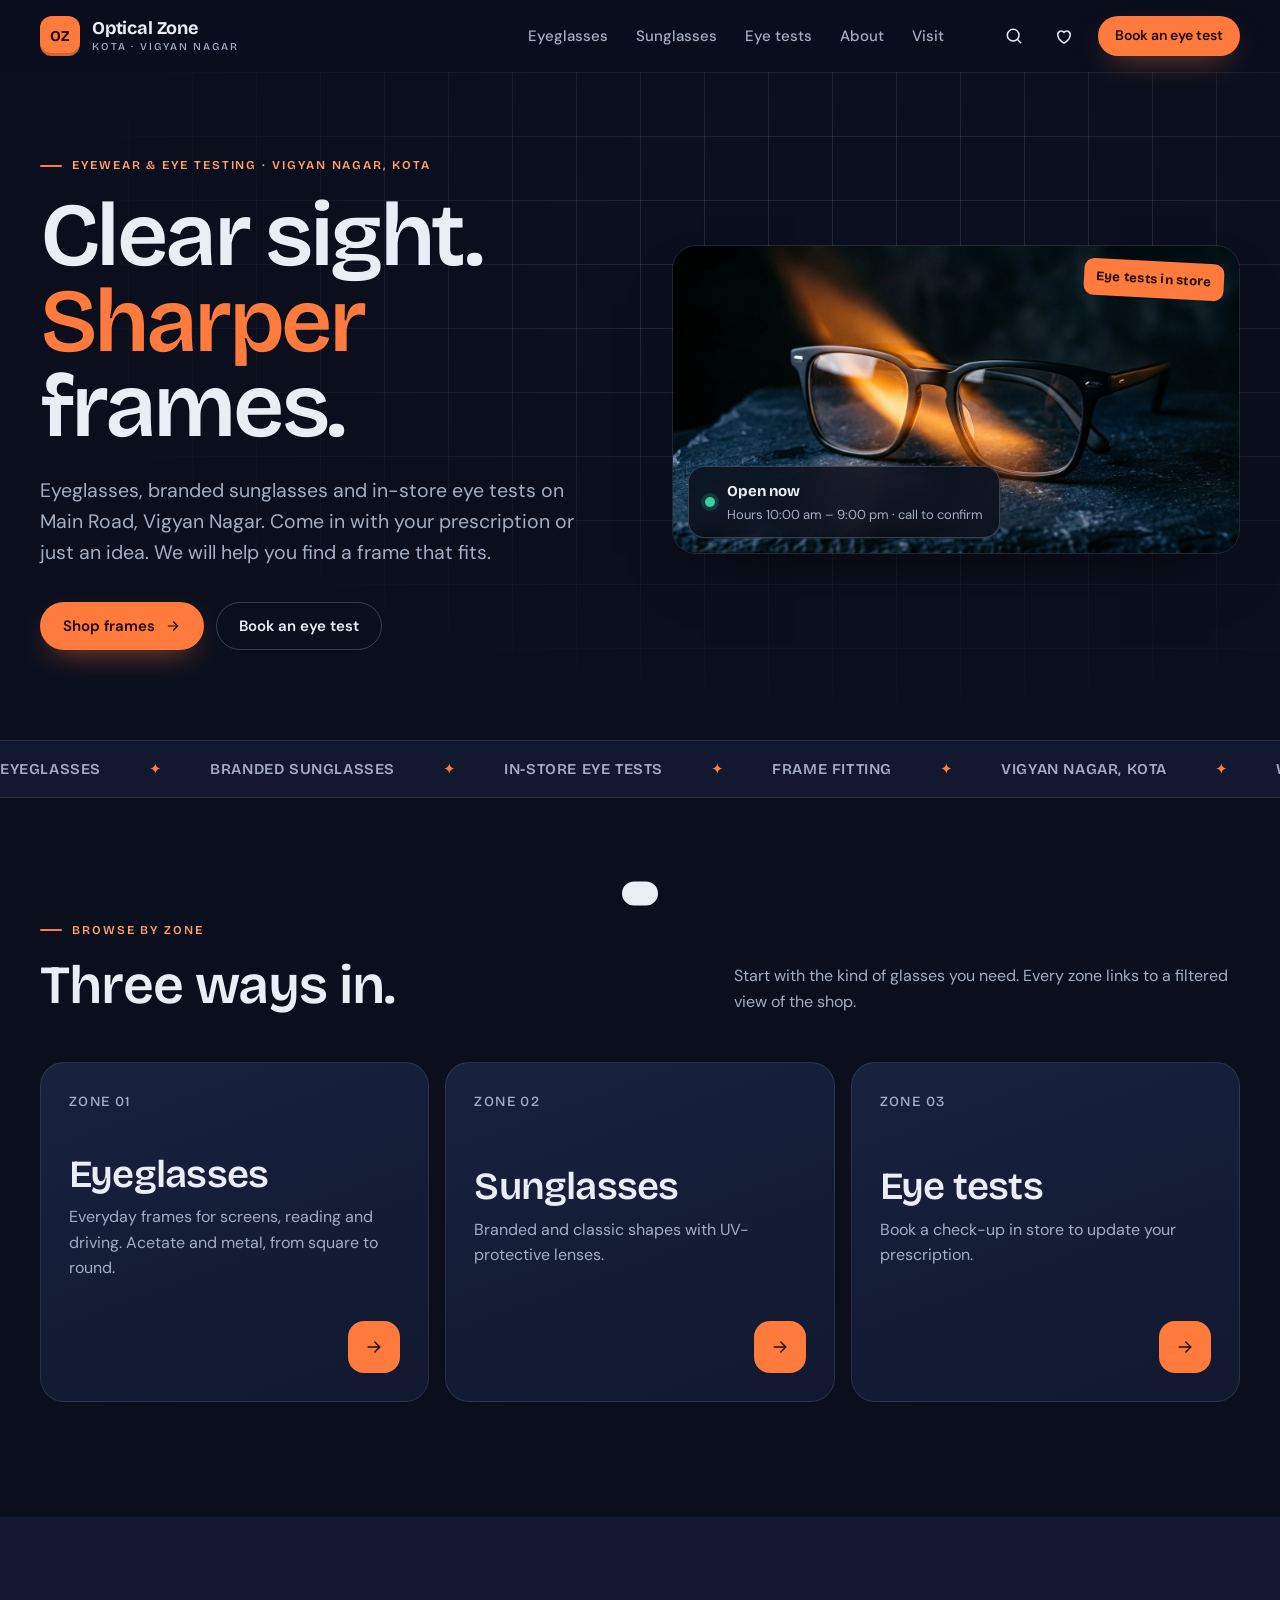
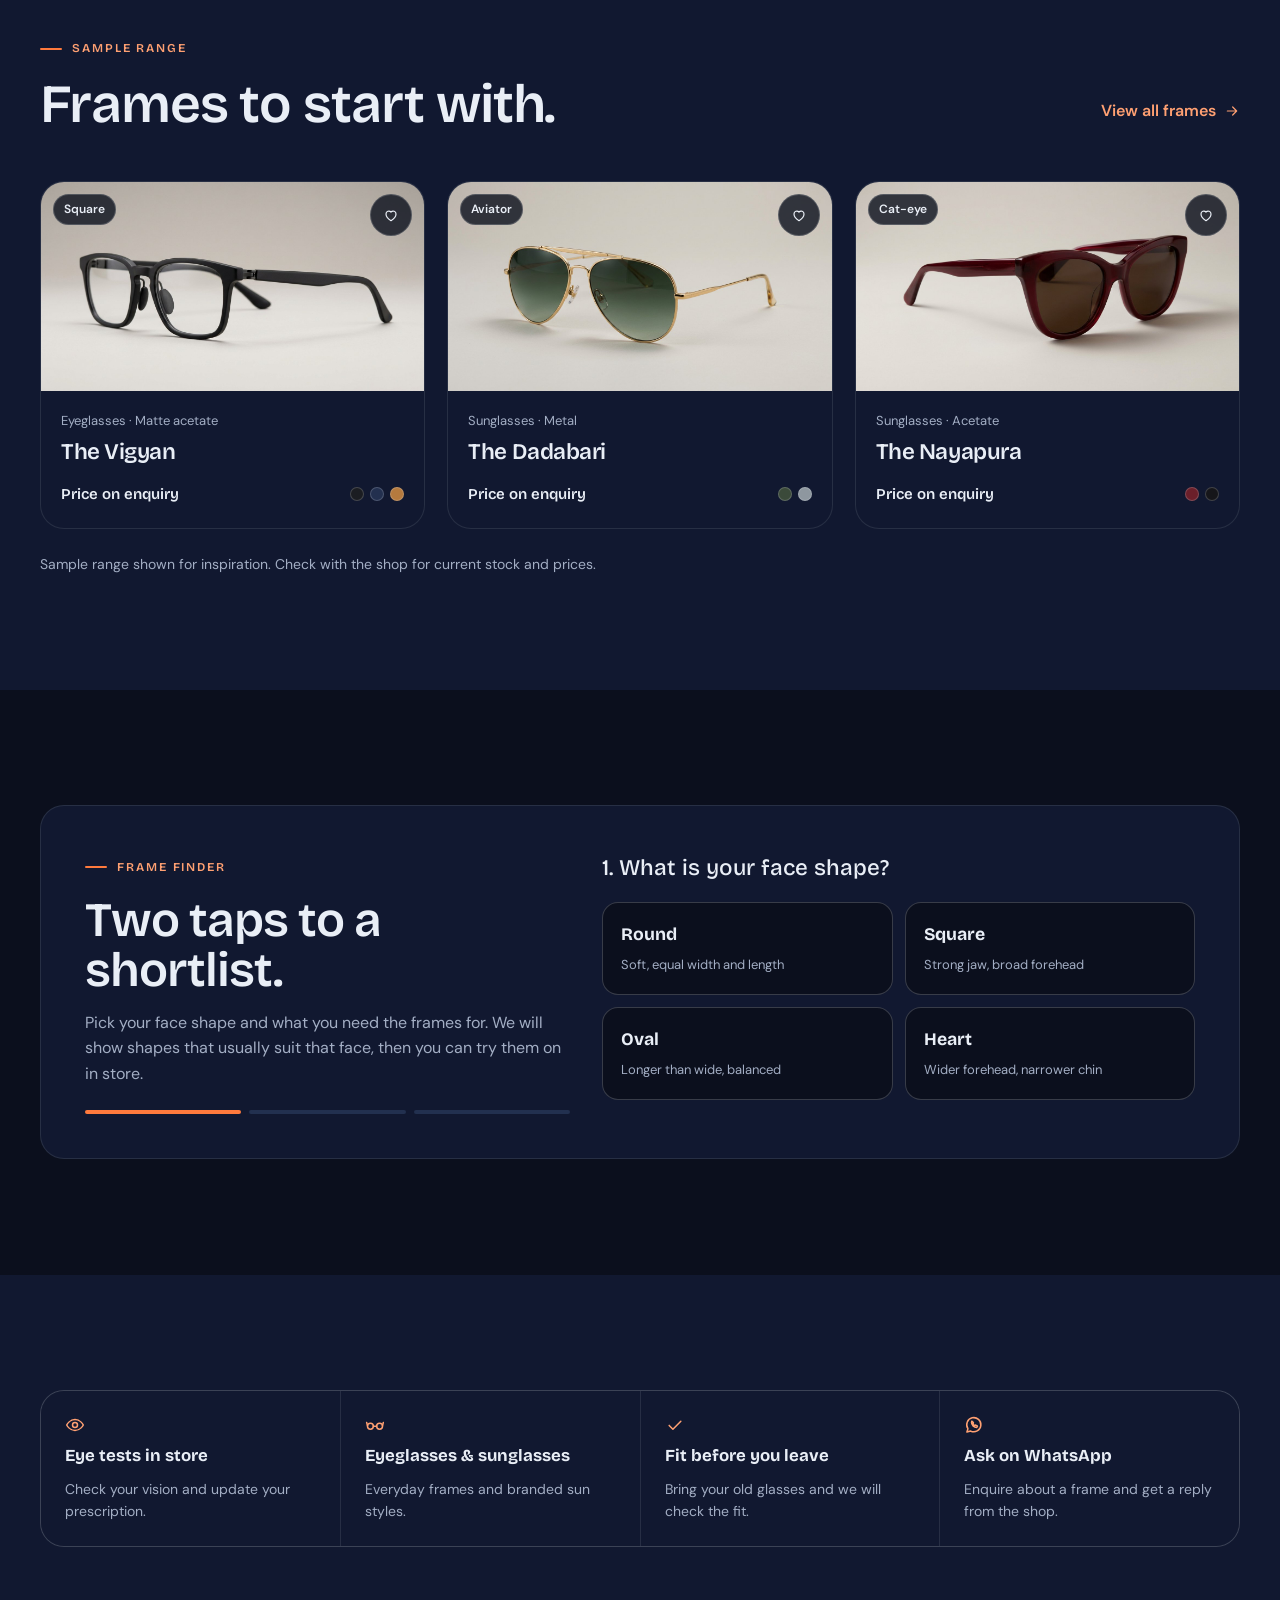
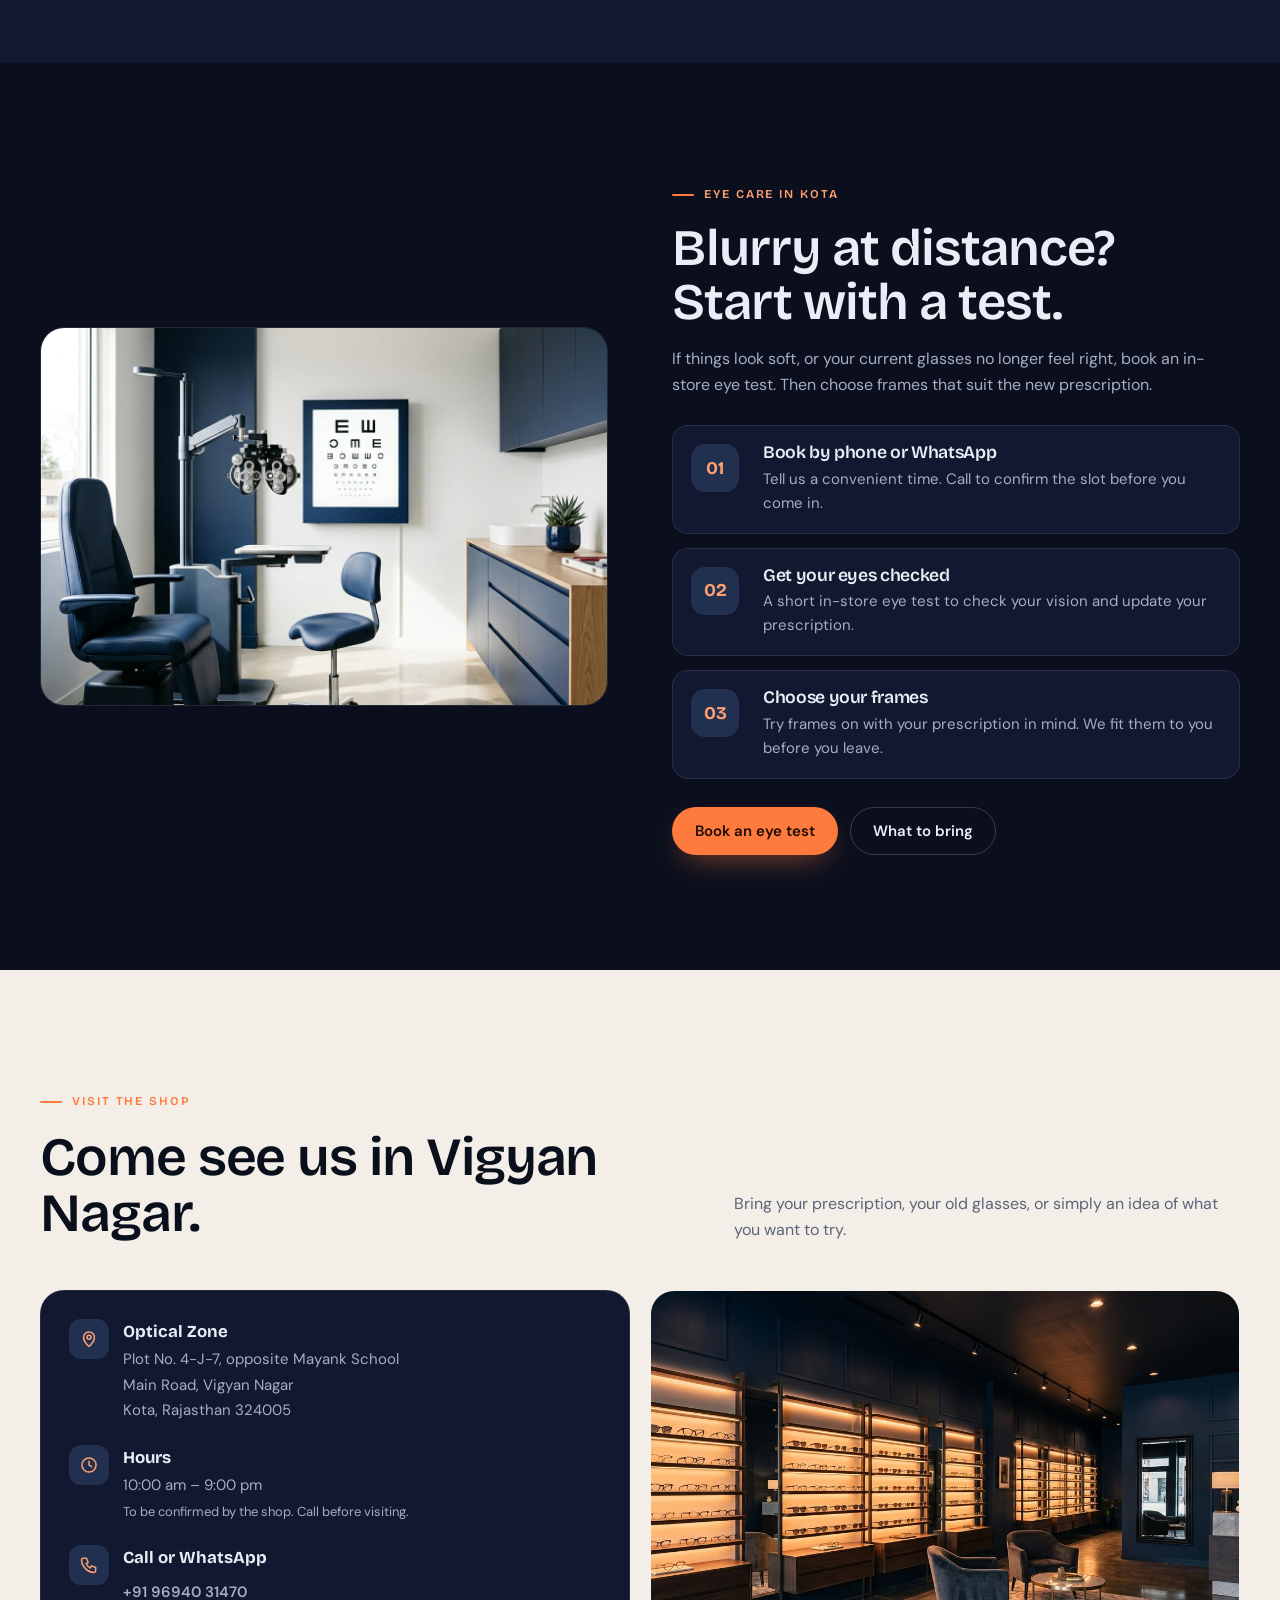
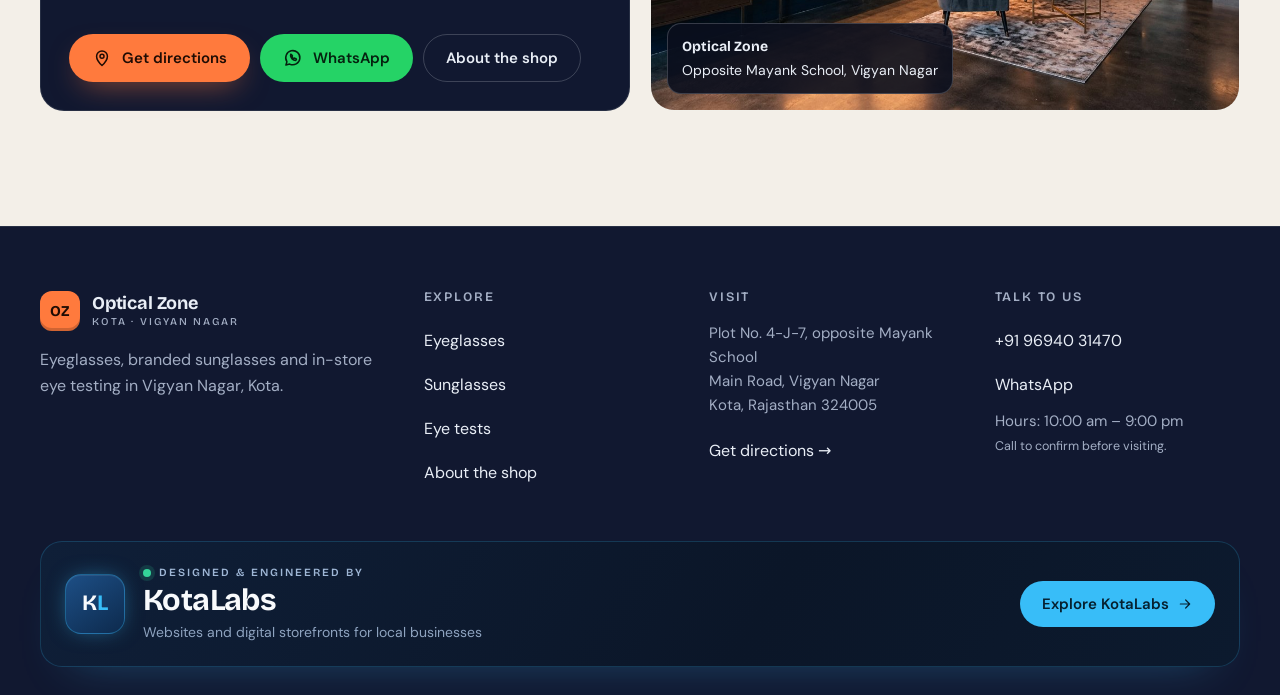
<file: index.html>
<!doctype html>
<html lang="en-IN">
<head>
<meta charset="utf-8">
<meta name="viewport" content="width=device-width, initial-scale=1">
<title>Optical Zone Kota | Eyeglasses, Sunglasses & Eye Tests in Vigyan Nagar</title>
<meta name="description" content="Eyeglasses, branded sunglasses and in-store eye tests at Optical Zone, Plot 4-J-7, Vigyan Nagar, Kota. Call or WhatsApp to book.">
<meta name="theme-color" content="#0a0f1c">
<meta property="og:title" content="Optical Zone Kota | Eyeglasses, Sunglasses & Eye Tests in Vigyan Nagar">
<meta property="og:description" content="Eyeglasses, branded sunglasses and in-store eye tests at Optical Zone, Plot 4-J-7, Vigyan Nagar, Kota. Call or WhatsApp to book.">
<meta property="og:type" content="website">
<link rel="icon" href="data:image/svg+xml,%3Csvg xmlns='http://www.w3.org/2000/svg' viewBox='0 0 32 32'%3E%3Crect width='32' height='32' rx='8' fill='%23ff6b2c'/%3E%3Ctext x='16' y='21' font-family='Arial' font-weight='700' font-size='13' text-anchor='middle' fill='%231a0b03'%3EOZ%3C/text%3E%3C/svg%3E">
<link rel="preload" href="assets/fonts/bricolage-grotesque-latin-600-normal.woff2" as="font" type="font/woff2" crossorigin>
<link rel="stylesheet" href="css/styles.css">
<script src="js/data.js" defer></script>
<script src="js/app.js" defer></script>
</head>
<body class="has-mobile-bar" data-page="index">
<a class="skip-link" href="#main">Skip to content</a>
<header class="site-header">
  <div class="container site-header__inner">
    <a class="brand" href="index.html" aria-label="Optical Zone Kota, home">
        <span class="brand__mark" aria-hidden="true">OZ</span>
        <span class="brand__text"><span class="brand__name">Optical Zone</span><span class="brand__sub">Kota<span class="brand__area"> · Vigyan Nagar</span></span></span>
      </a>
    <nav class="nav" aria-label="Main">
      <a class="nav__link" href="shop.html?category=eyeglasses">Eyeglasses</a>
      <a class="nav__link" href="shop.html?category=sunglasses">Sunglasses</a>
      <a class="nav__link" href="eye-tests.html">Eye tests</a>
      <a class="nav__link" href="about.html">About</a>
      <a class="nav__link" href="contact.html">Visit</a>
    </nav>
    <div class="header-actions">
      <button class="icon-btn" type="button" data-open-search aria-label="Search frames"><svg class="icon" aria-hidden="true" focusable="false"><use href="assets/icons.svg#i-search"/></svg></button>
      <button class="icon-btn" type="button" data-open-saved aria-label="Saved frames"><svg class="icon" aria-hidden="true" focusable="false"><use href="assets/icons.svg#i-heart"/></svg><span class="count-dot" data-saved-count>0</span></button>
      <a class="btn btn-primary btn-sm" href="eye-tests.html">Book an eye test</a>
      <button class="icon-btn menu-toggle" type="button" data-open-menu aria-expanded="false" aria-controls="mobileMenu" aria-label="Open menu"><svg class="icon" aria-hidden="true" focusable="false"><use href="assets/icons.svg#i-menu"/></svg></button>
    </div>
  </div>
</header>

<div class="mobile-menu" id="mobileMenu" role="dialog" aria-modal="true" aria-label="Site menu">
  <div class="mobile-menu__top">
    <a class="brand" href="index.html" aria-label="Optical Zone Kota, home">
        <span class="brand__mark" aria-hidden="true">OZ</span>
        <span class="brand__text"><span class="brand__name">Optical Zone</span><span class="brand__sub">Kota<span class="brand__area"> · Vigyan Nagar</span></span></span>
      </a>
    <button class="icon-btn" type="button" data-close aria-label="Close menu"><svg class="icon" aria-hidden="true" focusable="false"><use href="assets/icons.svg#i-close"/></svg></button>
  </div>
  <a class="mm-link" href="shop.html?category=eyeglasses">Eyeglasses</a>
  <a class="mm-link" href="shop.html?category=sunglasses">Sunglasses</a>
  <a class="mm-link" href="eye-tests.html">Eye tests</a>
  <a class="mm-link" href="about.html">About</a>
  <a class="mm-link" href="contact.html">Visit & contact</a>
  <div class="mm-foot">
    <a class="btn btn-primary" href="eye-tests.html">Book an eye test</a>
    <a class="btn btn-wa" data-biz="wa-generic" href="#" target="_blank" rel="noopener"><svg class="icon" aria-hidden="true" focusable="false"><use href="assets/icons.svg#i-whatsapp"/></svg> WhatsApp us</a>
    <a class="btn btn-ghost" data-biz="phone-href" href="#"><svg class="icon" aria-hidden="true" focusable="false"><use href="assets/icons.svg#i-phone"/></svg> Call the shop</a>
  </div>
</div>

<div class="search-panel" id="searchPanel" role="dialog" aria-modal="true" aria-label="Search">
  <div class="container">
    <div class="search-field">
      <svg class="icon" aria-hidden="true" focusable="false"><use href="assets/icons.svg#i-search"/></svg>
      <label class="sr-only" for="searchInput">Search frames and pages</label>
      <input id="searchInput" type="search" placeholder="Search frames, shapes, colours…" autocomplete="off">
      <button class="icon-btn" type="button" data-close aria-label="Close search"><svg class="icon" aria-hidden="true" focusable="false"><use href="assets/icons.svg#i-close"/></svg></button>
    </div>
    <div class="search-results" id="searchResults" aria-live="polite"></div>
  </div>
</div>

<aside class="drawer" id="savedDrawer" aria-label="Saved frames">
  <div class="drawer__head">
    <h2 style="font-size:1.3rem">Saved frames</h2>
    <button class="icon-btn" type="button" data-close aria-label="Close saved frames"><svg class="icon" aria-hidden="true" focusable="false"><use href="assets/icons.svg#i-close"/></svg></button>
  </div>
  <div class="drawer__body" id="savedList"></div>
  <div class="drawer__foot" id="savedFoot" hidden>
    <a class="btn btn-wa btn-block" id="savedEnquire" href="#" target="_blank" rel="noopener"><svg class="icon" aria-hidden="true" focusable="false"><use href="assets/icons.svg#i-whatsapp"/></svg> WhatsApp these frames</a>
  </div>
</aside>
<div class="scrim" id="scrim" data-close></div>
<div class="toast" id="toast" role="status" aria-live="polite"></div>

<main id="main">

<section class="hero">
  <div class="container hero__grid">
    <div class="hero__copy reveal">
      <div class="eyebrow">Eyewear &amp; eye testing · Vigyan Nagar, Kota</div>
      <h1>Clear sight.<br><span class="accent">Sharper</span> frames.</h1>
      <p class="hero__lede">Eyeglasses, branded sunglasses and in-store eye tests on Main Road, Vigyan Nagar. Come in with your prescription or just an idea. We will help you find a frame that fits.</p>
      <div class="hero__ctas">
        <a class="btn btn-primary" href="shop.html">Shop frames <svg class="icon icon--sm" aria-hidden="true" focusable="false"><use href="assets/icons.svg#i-arrow-right"/></svg></a>
        <a class="btn btn-ghost" href="eye-tests.html">Book an eye test</a>
      </div>
    </div>
    <div class="hero__media reveal" style="--d:120ms">
      <img src="images/hero.jpg" alt="Black square acetate eyeglasses on a dark slate surface, lit by an orange beam" width="1408" height="768" fetchpriority="high">
      <span class="hero__badge">Eye tests in store</span>
      <div class="status-card" data-status>
        <span class="live-dot" aria-hidden="true"></span>
        <div><strong data-status-title>Checking hours…</strong><span data-status-sub>Hours 10:00 am – 9:00 pm</span></div>
      </div>
    </div>
  </div>
</section>

<div class="ticker" aria-hidden="true">
  <div class="ticker__track">
    <span>Eyeglasses</span><span>Branded sunglasses</span><span>In-store eye tests</span><span>Frame fitting</span><span>Vigyan Nagar, Kota</span><span>WhatsApp enquiries</span>
    <span>Eyeglasses</span><span>Branded sunglasses</span><span>In-store eye tests</span><span>Frame fitting</span><span>Vigyan Nagar, Kota</span><span>WhatsApp enquiries</span>
  </div>
</div>

<section class="section" aria-labelledby="zones-title">
  <div class="container">
    <div class="section__head reveal">
      <div>
        <div class="eyebrow">Browse by zone</div>
        <h2 id="zones-title">Three ways in.</h2>
      </div>
      <p>Start with the kind of glasses you need. Every zone links to a filtered view of the shop.</p>
    </div>
    <div class="zones">
      <a class="zone zone--wide reveal" href="shop.html?category=eyeglasses">
        <span class="zone__no">ZONE 01</span>
        <div>
          <h3>Eyeglasses</h3>
          <p>Everyday frames for screens, reading and driving. Acetate and metal, from square to round.</p>
        </div>
        <span class="zone__arrow" aria-hidden="true"><svg class="icon" aria-hidden="true" focusable="false"><use href="assets/icons.svg#i-arrow-right"/></svg></span>
      </a>
      <a class="zone reveal" style="--d:90ms" href="shop.html?category=sunglasses">
        <span class="zone__no">ZONE 02</span>
        <div>
          <h3>Sunglasses</h3>
          <p>Branded and classic shapes with UV-protective lenses.</p>
        </div>
        <span class="zone__arrow" aria-hidden="true"><svg class="icon" aria-hidden="true" focusable="false"><use href="assets/icons.svg#i-arrow-right"/></svg></span>
      </a>
      <a class="zone reveal" style="--d:180ms" href="eye-tests.html">
        <span class="zone__no">ZONE 03</span>
        <div>
          <h3>Eye tests</h3>
          <p>Book a check-up in store to update your prescription.</p>
        </div>
        <span class="zone__arrow" aria-hidden="true"><svg class="icon" aria-hidden="true" focusable="false"><use href="assets/icons.svg#i-arrow-right"/></svg></span>
      </a>
    </div>
  </div>
</section>

<section class="section section--ink-2" aria-labelledby="featured-title">
  <div class="container">
    <div class="section__head reveal">
      <div>
        <div class="eyebrow">Sample range</div>
        <h2 id="featured-title">Frames to start with.</h2>
      </div>
      <a class="link-arrow" href="shop.html">View all frames <svg class="icon icon--sm" aria-hidden="true" focusable="false"><use href="assets/icons.svg#i-arrow-right"/></svg></a>
    </div>
    <div class="grid-products" id="featuredGrid"></div>
    <p class="form-note" style="margin-top:24px">Sample range shown for inspiration. Check with the shop for current stock and prices.</p>
  </div>
</section>

<section class="section" aria-labelledby="finder-title">
  <div class="container">
    <div class="finder" id="finder">
      <div>
        <div class="eyebrow">Frame finder</div>
        <h2 id="finder-title">Two taps to a shortlist.</h2>
        <p style="color:var(--muted);margin-top:14px">Pick your face shape and what you need the frames for. We will show shapes that usually suit that face, then you can try them on in store.</p>
        <div class="finder__steps" aria-hidden="true"><span></span><span></span><span></span></div>
      </div>
      <div>
        <div id="qFace">
          <p class="finder__q">1. What is your face shape?</p>
          <div class="choices" id="faceChoices"></div>
        </div>
        <div id="qCat" hidden>
          <p class="finder__q">2. What are the frames for?</p>
          <div class="choices" id="catChoices"></div>
          <button class="btn btn-ghost btn-sm" type="button" id="finderBack" style="margin-top:16px">← Back</button>
        </div>
        <div class="finder__result" id="finderResult" hidden></div>
      </div>
    </div>
  </div>
</section>

<section class="section section--ink-2" aria-labelledby="trust-title">
  <div class="container">
    <h2 id="trust-title" class="sr-only">Why visit Optical Zone</h2>
    <div class="trust reveal">
      <div><svg class="icon" aria-hidden="true" focusable="false"><use href="assets/icons.svg#i-eye"/></svg><strong>Eye tests in store</strong><span>Check your vision and update your prescription.</span></div>
      <div><svg class="icon" aria-hidden="true" focusable="false"><use href="assets/icons.svg#i-glasses"/></svg><strong>Eyeglasses &amp; sunglasses</strong><span>Everyday frames and branded sun styles.</span></div>
      <div><svg class="icon" aria-hidden="true" focusable="false"><use href="assets/icons.svg#i-check"/></svg><strong>Fit before you leave</strong><span>Bring your old glasses and we will check the fit.</span></div>
      <div><svg class="icon" aria-hidden="true" focusable="false"><use href="assets/icons.svg#i-whatsapp"/></svg><strong>Ask on WhatsApp</strong><span>Enquire about a frame and get a reply from the shop.</span></div>
    </div>
  </div>
</section>

<section class="section" aria-labelledby="eye-title">
  <div class="container band">
    <div class="reveal">
      <img src="images/eye-test.jpg" alt="Optometry room with a phoropter and an eye chart" width="1408" height="768" loading="lazy">
    </div>
    <div class="reveal" style="--d:100ms">
      <div class="eyebrow">Eye care in Kota</div>
      <h2 id="eye-title" style="font-size:clamp(2rem,4vw,3.2rem)">Blurry at distance? Start with a test.</h2>
      <p style="color:var(--muted);margin-top:16px">If things look soft, or your current glasses no longer feel right, book an in-store eye test. Then choose frames that suit the new prescription.</p>
      <div class="steps" id="eyeSteps"></div>
      <div class="hero__ctas" style="margin-top:28px">
        <a class="btn btn-primary" href="eye-tests.html">Book an eye test</a>
        <a class="btn btn-ghost" href="eye-tests.html#what-to-bring">What to bring</a>
      </div>
    </div>
  </div>
</section>

<section class="section section--paper" aria-labelledby="visit-title">
  <div class="container">
    <div class="section__head reveal">
      <div>
        <div class="eyebrow" style="color:var(--signal)">Visit the shop</div>
        <h2 id="visit-title">Come see us in Vigyan Nagar.</h2>
      </div>
      <p>Bring your prescription, your old glasses, or simply an idea of what you want to try.</p>
    </div>
    <div class="visit">
      <div class="visit__card reveal">
        <div class="visit__row"><span class="icon-wrap"><svg class="icon" aria-hidden="true" focusable="false"><use href="assets/icons.svg#i-pin"/></svg></span><div><strong>Optical Zone</strong><span>Plot No. 4-J-7, opposite Mayank School<br>Main Road, Vigyan Nagar<br>Kota, Rajasthan 324005</span></div></div>
        <div class="visit__row"><span class="icon-wrap"><svg class="icon" aria-hidden="true" focusable="false"><use href="assets/icons.svg#i-clock"/></svg></span><div><strong>Hours</strong><span data-biz="hours">10:00 am – 9:00 pm</span><br><span style="font-size:13px">To be confirmed by the shop. Call before visiting.</span></div></div>
        <div class="visit__row"><span class="icon-wrap"><svg class="icon" aria-hidden="true" focusable="false"><use href="assets/icons.svg#i-phone"/></svg></span><div><strong>Call or WhatsApp</strong><a data-biz="phone-href" href="#"><span data-biz="phone">+91 96940 31470</span></a></div></div>
        <div class="visit__actions">
          <a class="btn btn-primary" data-biz="directions" href="#" target="_blank" rel="noopener"><svg class="icon" aria-hidden="true" focusable="false"><use href="assets/icons.svg#i-pin"/></svg> Get directions</a>
          <a class="btn btn-wa" data-biz="wa-generic" href="#" target="_blank" rel="noopener"><svg class="icon" aria-hidden="true" focusable="false"><use href="assets/icons.svg#i-whatsapp"/></svg> WhatsApp</a>
          <a class="btn btn-ghost" href="about.html">About the shop</a>
        </div>
      </div>
      <div class="visit__media reveal" style="--d:120ms">
        <img src="images/showroom.jpg" alt="Showroom with backlit shelves of eyeglasses and sunglasses" loading="lazy" width="1408" height="768">
        <div class="pin-label"><strong>Optical Zone</strong>Opposite Mayank School, Vigyan Nagar</div>
      </div>
    </div>
  </div>
</section>

</main>

<footer class="site-footer">
  <div class="container">
    <div class="footer-grid">
      <div>
        <a class="brand" href="index.html" aria-label="Optical Zone Kota, home">
        <span class="brand__mark" aria-hidden="true">OZ</span>
        <span class="brand__text"><span class="brand__name">Optical Zone</span><span class="brand__sub">Kota<span class="brand__area"> · Vigyan Nagar</span></span></span>
      </a>
        <p>Eyeglasses, branded sunglasses and in-store eye testing in Vigyan Nagar, Kota.</p>
      </div>
      <div>
        <h4>Explore</h4>
        <ul>
          <li><a href="shop.html?category=eyeglasses">Eyeglasses</a></li>
          <li><a href="shop.html?category=sunglasses">Sunglasses</a></li>
          <li><a href="eye-tests.html">Eye tests</a></li>
          <li><a href="about.html">About the shop</a></li>
        </ul>
      </div>
      <div>
        <h4>Visit</h4>
        <p class="muted">Plot No. 4-J-7, opposite Mayank School<br>Main Road, Vigyan Nagar<br>Kota, Rajasthan 324005</p>
        <p style="margin-top:14px"><a data-biz="directions" href="#" target="_blank" rel="noopener">Get directions →</a></p>
      </div>
      <div>
        <h4>Talk to us</h4>
        <ul>
          <li><a data-biz="phone-href" href="#"><span data-biz="phone">+91 96940 31470</span></a></li>
          <li><a data-biz="wa-generic" href="#" target="_blank" rel="noopener">WhatsApp</a></li>
          <li class="muted">Hours: <span data-biz="hours">10:00 am – 9:00 pm</span><br><small>Call to confirm before visiting.</small></li>
        </ul>
      </div>
    </div>
    <div class="kl-card">
      <div class="kl-card__brand">
        <span class="kl-card__mark" aria-hidden="true">K<b>L</b></span>
        <div class="kl-card__text">
          <span class="kl-card__eyebrow"><span class="kl-card__dot" aria-hidden="true"></span>Designed &amp; engineered by</span>
          <span class="kl-card__name">KotaLabs</span>
          <span class="kl-card__tag">Websites and digital storefronts for local businesses</span>
        </div>
      </div>
      <a class="kl-card__cta" href="https://kotalabs.in" target="_blank" rel="noopener">Explore KotaLabs <svg class="icon icon--sm" aria-hidden="true" focusable="false"><use href="assets/icons.svg#i-arrow-right"/></svg></a>
    </div>
  </div>
</footer>

<nav class="mobile-bar" aria-label="Quick actions">
  <a data-biz="phone-href" href="#"><svg class="icon" aria-hidden="true" focusable="false"><use href="assets/icons.svg#i-phone"/></svg><span>Call</span></a>
  <a data-biz="wa-generic" href="#" target="_blank" rel="noopener"><svg class="icon" aria-hidden="true" focusable="false"><use href="assets/icons.svg#i-whatsapp"/></svg><span>WhatsApp</span></a>
  <a data-biz="directions" href="#" target="_blank" rel="noopener"><svg class="icon" aria-hidden="true" focusable="false"><use href="assets/icons.svg#i-pin"/></svg><span>Directions</span></a>
</nav>
</body>
</html>
</file>
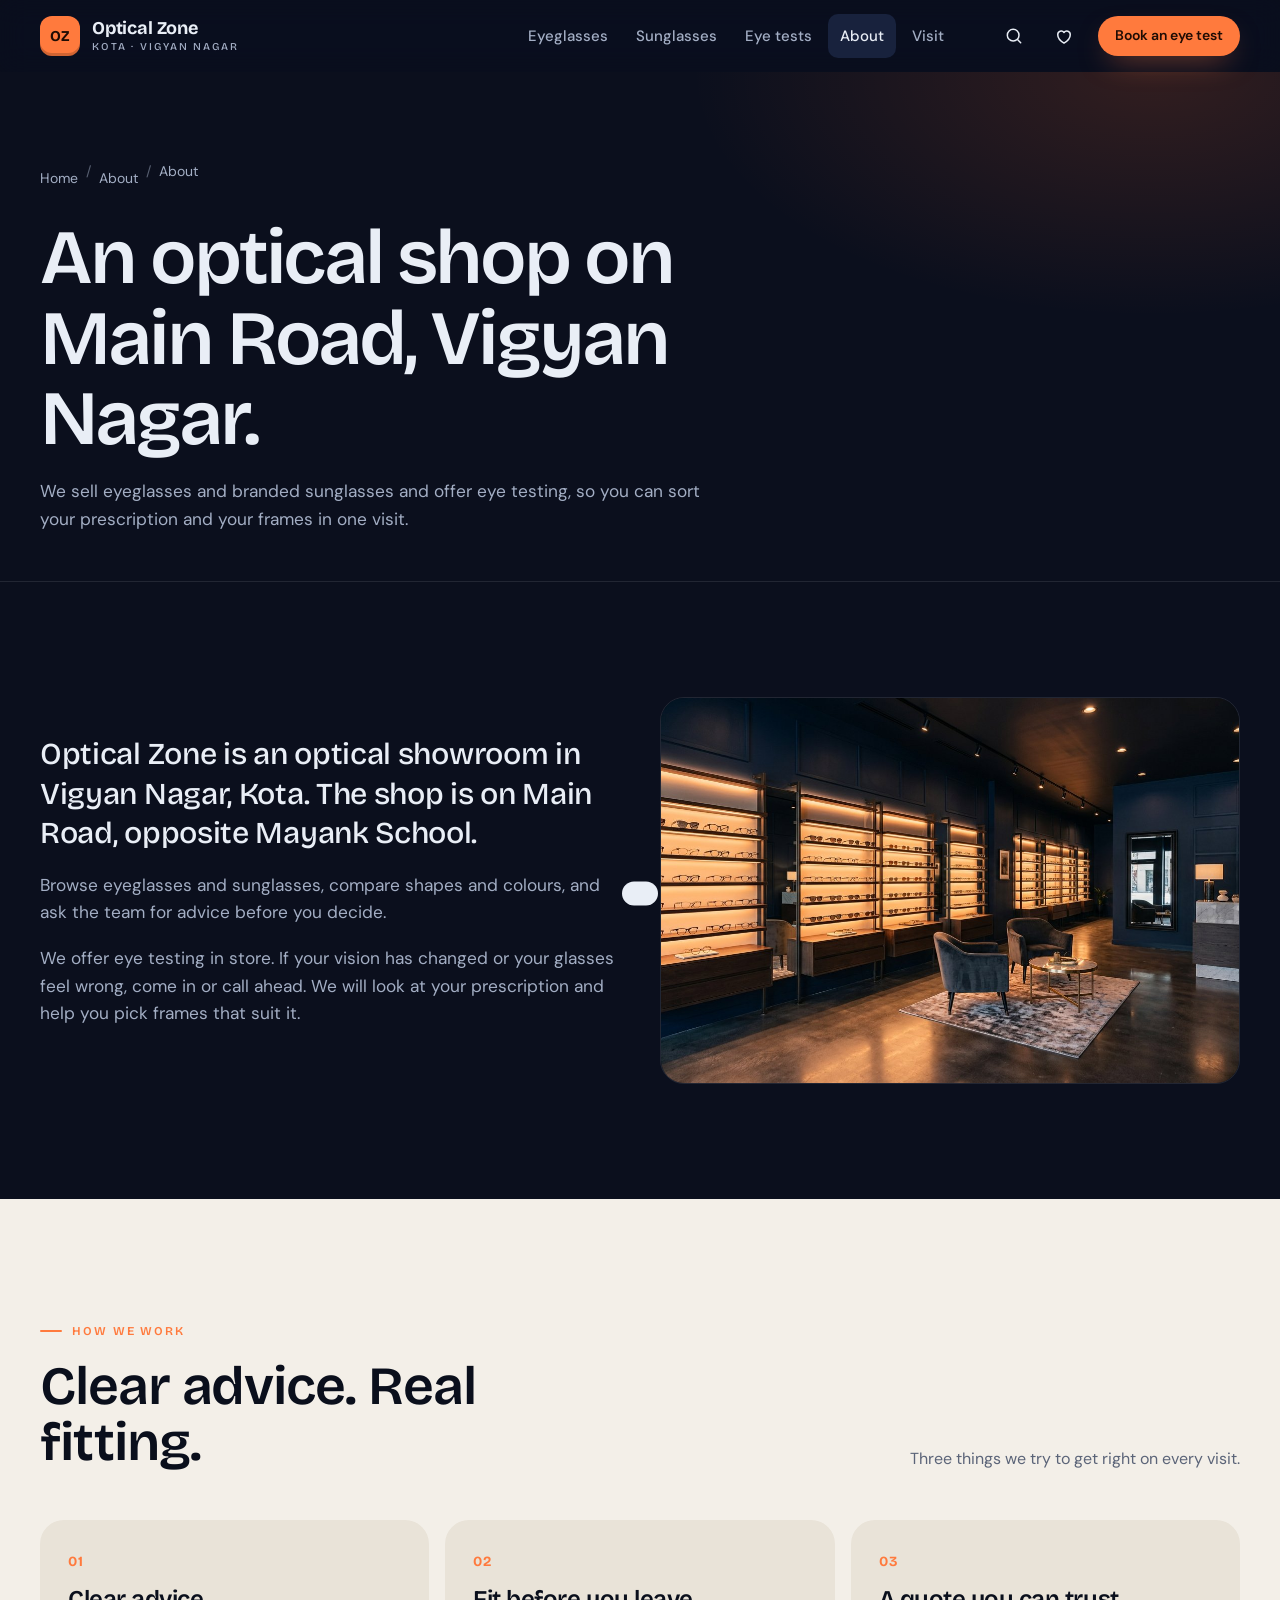
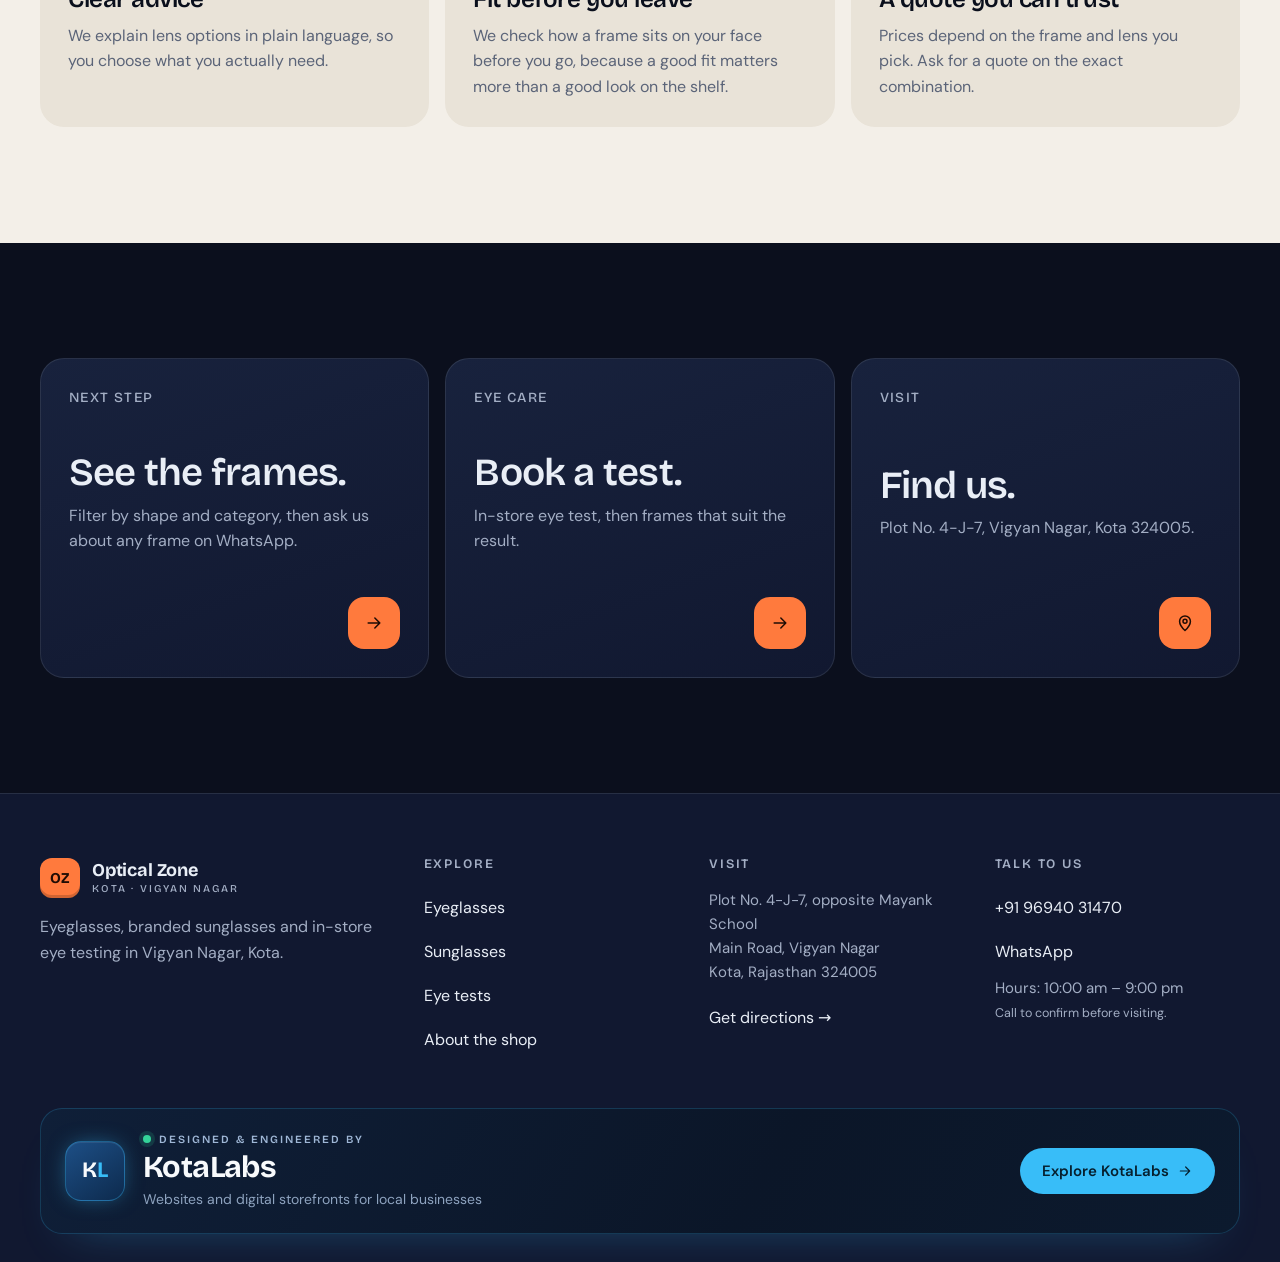
<file: about.html>
<!doctype html>
<html lang="en-IN">
<head>
<meta charset="utf-8">
<meta name="viewport" content="width=device-width, initial-scale=1">
<title>About | Optical Zone Kota</title>
<meta name="description" content="About Optical Zone, an optical showroom on Main Road, Vigyan Nagar, Kota, for eyeglasses, sunglasses and eye tests.">
<meta name="theme-color" content="#0a0f1c">
<meta property="og:title" content="About | Optical Zone Kota">
<meta property="og:description" content="About Optical Zone, an optical showroom on Main Road, Vigyan Nagar, Kota, for eyeglasses, sunglasses and eye tests.">
<meta property="og:type" content="website">
<link rel="icon" href="data:image/svg+xml,%3Csvg xmlns='http://www.w3.org/2000/svg' viewBox='0 0 32 32'%3E%3Crect width='32' height='32' rx='8' fill='%23ff6b2c'/%3E%3Ctext x='16' y='21' font-family='Arial' font-weight='700' font-size='13' text-anchor='middle' fill='%231a0b03'%3EOZ%3C/text%3E%3C/svg%3E">
<link rel="preload" href="assets/fonts/bricolage-grotesque-latin-600-normal.woff2" as="font" type="font/woff2" crossorigin>
<link rel="stylesheet" href="css/styles.css">
<script src="js/data.js" defer></script>
<script src="js/app.js" defer></script>
</head>
<body class="has-mobile-bar" data-page="about">
<a class="skip-link" href="#main">Skip to content</a>
<header class="site-header">
  <div class="container site-header__inner">
    <a class="brand" href="index.html" aria-label="Optical Zone Kota, home">
        <span class="brand__mark" aria-hidden="true">OZ</span>
        <span class="brand__text"><span class="brand__name">Optical Zone</span><span class="brand__sub">Kota<span class="brand__area"> · Vigyan Nagar</span></span></span>
      </a>
    <nav class="nav" aria-label="Main">
      <a class="nav__link" href="shop.html?category=eyeglasses">Eyeglasses</a>
      <a class="nav__link" href="shop.html?category=sunglasses">Sunglasses</a>
      <a class="nav__link" href="eye-tests.html">Eye tests</a>
      <a class="nav__link" href="about.html" aria-current="page">About</a>
      <a class="nav__link" href="contact.html">Visit</a>
    </nav>
    <div class="header-actions">
      <button class="icon-btn" type="button" data-open-search aria-label="Search frames"><svg class="icon" aria-hidden="true" focusable="false"><use href="assets/icons.svg#i-search"/></svg></button>
      <button class="icon-btn" type="button" data-open-saved aria-label="Saved frames"><svg class="icon" aria-hidden="true" focusable="false"><use href="assets/icons.svg#i-heart"/></svg><span class="count-dot" data-saved-count>0</span></button>
      <a class="btn btn-primary btn-sm" href="eye-tests.html">Book an eye test</a>
      <button class="icon-btn menu-toggle" type="button" data-open-menu aria-expanded="false" aria-controls="mobileMenu" aria-label="Open menu"><svg class="icon" aria-hidden="true" focusable="false"><use href="assets/icons.svg#i-menu"/></svg></button>
    </div>
  </div>
</header>

<div class="mobile-menu" id="mobileMenu" role="dialog" aria-modal="true" aria-label="Site menu">
  <div class="mobile-menu__top">
    <a class="brand" href="index.html" aria-label="Optical Zone Kota, home">
        <span class="brand__mark" aria-hidden="true">OZ</span>
        <span class="brand__text"><span class="brand__name">Optical Zone</span><span class="brand__sub">Kota<span class="brand__area"> · Vigyan Nagar</span></span></span>
      </a>
    <button class="icon-btn" type="button" data-close aria-label="Close menu"><svg class="icon" aria-hidden="true" focusable="false"><use href="assets/icons.svg#i-close"/></svg></button>
  </div>
  <a class="mm-link" href="shop.html?category=eyeglasses">Eyeglasses</a>
  <a class="mm-link" href="shop.html?category=sunglasses">Sunglasses</a>
  <a class="mm-link" href="eye-tests.html">Eye tests</a>
  <a class="mm-link" href="about.html">About</a>
  <a class="mm-link" href="contact.html">Visit & contact</a>
  <div class="mm-foot">
    <a class="btn btn-primary" href="eye-tests.html">Book an eye test</a>
    <a class="btn btn-wa" data-biz="wa-generic" href="#" target="_blank" rel="noopener"><svg class="icon" aria-hidden="true" focusable="false"><use href="assets/icons.svg#i-whatsapp"/></svg> WhatsApp us</a>
    <a class="btn btn-ghost" data-biz="phone-href" href="#"><svg class="icon" aria-hidden="true" focusable="false"><use href="assets/icons.svg#i-phone"/></svg> Call the shop</a>
  </div>
</div>

<div class="search-panel" id="searchPanel" role="dialog" aria-modal="true" aria-label="Search">
  <div class="container">
    <div class="search-field">
      <svg class="icon" aria-hidden="true" focusable="false"><use href="assets/icons.svg#i-search"/></svg>
      <label class="sr-only" for="searchInput">Search frames and pages</label>
      <input id="searchInput" type="search" placeholder="Search frames, shapes, colours…" autocomplete="off">
      <button class="icon-btn" type="button" data-close aria-label="Close search"><svg class="icon" aria-hidden="true" focusable="false"><use href="assets/icons.svg#i-close"/></svg></button>
    </div>
    <div class="search-results" id="searchResults" aria-live="polite"></div>
  </div>
</div>

<aside class="drawer" id="savedDrawer" aria-label="Saved frames">
  <div class="drawer__head">
    <h2 style="font-size:1.3rem">Saved frames</h2>
    <button class="icon-btn" type="button" data-close aria-label="Close saved frames"><svg class="icon" aria-hidden="true" focusable="false"><use href="assets/icons.svg#i-close"/></svg></button>
  </div>
  <div class="drawer__body" id="savedList"></div>
  <div class="drawer__foot" id="savedFoot" hidden>
    <a class="btn btn-wa btn-block" id="savedEnquire" href="#" target="_blank" rel="noopener"><svg class="icon" aria-hidden="true" focusable="false"><use href="assets/icons.svg#i-whatsapp"/></svg> WhatsApp these frames</a>
  </div>
</aside>
<div class="scrim" id="scrim" data-close></div>
<div class="toast" id="toast" role="status" aria-live="polite"></div>

<main id="main">
<section class="page-hero">
  <div class="container">
    <nav class="crumbs" aria-label="Breadcrumb"><a href="index.html">Home</a><span aria-hidden="true">/</span><a href="about.html">About</a><span aria-hidden="true">/</span><span aria-current="page">About</span></nav>
    <h1>An optical shop on Main Road, Vigyan Nagar.</h1>
    <p>We sell eyeglasses and branded sunglasses and offer eye testing, so you can sort your prescription and your frames in one visit.</p>
  </div>
</section>
<section class="section">
  <div class="container story">
    <div class="story__text reveal">
      <p>Optical Zone is an optical showroom in Vigyan Nagar, Kota. The shop is on Main Road, opposite Mayank School.</p>
      <p>Browse eyeglasses and sunglasses, compare shapes and colours, and ask the team for advice before you decide.</p>
      <p>We offer eye testing in store. If your vision has changed or your glasses feel wrong, come in or call ahead. We will look at your prescription and help you pick frames that suit it.</p>
    </div>
    <div class="story__media reveal" style="--d:120ms">
      <img src="images/showroom.jpg" alt="Showroom with backlit shelves of eyeglasses and sunglasses" loading="lazy" width="1408" height="768">
    </div>
  </div>
</section>

<section class="section section--paper" aria-labelledby="values-title">
  <div class="container">
    <div class="section__head reveal">
      <div>
        <div class="eyebrow" style="color:var(--signal)">How we work</div>
        <h2 id="values-title">Clear advice. Real fitting.</h2>
      </div>
      <p>Three things we try to get right on every visit.</p>
    </div>
    <div class="values">
      <article class="value reveal"><span class="n">01</span><h3>Clear advice</h3><p>We explain lens options in plain language, so you choose what you actually need.</p></article>
      <article class="value reveal" style="--d:90ms"><span class="n">02</span><h3>Fit before you leave</h3><p>We check how a frame sits on your face before you go, because a good fit matters more than a good look on the shelf.</p></article>
      <article class="value reveal" style="--d:180ms"><span class="n">03</span><h3>A quote you can trust</h3><p>Prices depend on the frame and lens you pick. Ask for a quote on the exact combination.</p></article>
    </div>
  </div>
</section>

<section class="section" aria-labelledby="cta-title">
  <div class="container">
    <div class="zones">
      <a class="zone zone--wide reveal" href="shop.html">
        <span class="zone__no">NEXT STEP</span>
        <div><h3 id="cta-title">See the frames.</h3><p>Filter by shape and category, then ask us about any frame on WhatsApp.</p></div>
        <span class="zone__arrow" aria-hidden="true"><svg class="icon" aria-hidden="true" focusable="false"><use href="assets/icons.svg#i-arrow-right"/></svg></span>
      </a>
      <a class="zone reveal" style="--d:90ms" href="eye-tests.html">
        <span class="zone__no">EYE CARE</span>
        <div><h3>Book a test.</h3><p>In-store eye test, then frames that suit the result.</p></div>
        <span class="zone__arrow" aria-hidden="true"><svg class="icon" aria-hidden="true" focusable="false"><use href="assets/icons.svg#i-arrow-right"/></svg></span>
      </a>
      <a class="zone reveal" style="--d:180ms" href="contact.html">
        <span class="zone__no">VISIT</span>
        <div><h3>Find us.</h3><p>Plot No. 4-J-7, Vigyan Nagar, Kota 324005.</p></div>
        <span class="zone__arrow" aria-hidden="true"><svg class="icon" aria-hidden="true" focusable="false"><use href="assets/icons.svg#i-pin"/></svg></span>
      </a>
    </div>
  </div>
</section>

</main>

<footer class="site-footer">
  <div class="container">
    <div class="footer-grid">
      <div>
        <a class="brand" href="index.html" aria-label="Optical Zone Kota, home">
        <span class="brand__mark" aria-hidden="true">OZ</span>
        <span class="brand__text"><span class="brand__name">Optical Zone</span><span class="brand__sub">Kota<span class="brand__area"> · Vigyan Nagar</span></span></span>
      </a>
        <p>Eyeglasses, branded sunglasses and in-store eye testing in Vigyan Nagar, Kota.</p>
      </div>
      <div>
        <h4>Explore</h4>
        <ul>
          <li><a href="shop.html?category=eyeglasses">Eyeglasses</a></li>
          <li><a href="shop.html?category=sunglasses">Sunglasses</a></li>
          <li><a href="eye-tests.html">Eye tests</a></li>
          <li><a href="about.html">About the shop</a></li>
        </ul>
      </div>
      <div>
        <h4>Visit</h4>
        <p class="muted">Plot No. 4-J-7, opposite Mayank School<br>Main Road, Vigyan Nagar<br>Kota, Rajasthan 324005</p>
        <p style="margin-top:14px"><a data-biz="directions" href="#" target="_blank" rel="noopener">Get directions →</a></p>
      </div>
      <div>
        <h4>Talk to us</h4>
        <ul>
          <li><a data-biz="phone-href" href="#"><span data-biz="phone">+91 96940 31470</span></a></li>
          <li><a data-biz="wa-generic" href="#" target="_blank" rel="noopener">WhatsApp</a></li>
          <li class="muted">Hours: <span data-biz="hours">10:00 am – 9:00 pm</span><br><small>Call to confirm before visiting.</small></li>
        </ul>
      </div>
    </div>
    <div class="kl-card">
      <div class="kl-card__brand">
        <span class="kl-card__mark" aria-hidden="true">K<b>L</b></span>
        <div class="kl-card__text">
          <span class="kl-card__eyebrow"><span class="kl-card__dot" aria-hidden="true"></span>Designed &amp; engineered by</span>
          <span class="kl-card__name">KotaLabs</span>
          <span class="kl-card__tag">Websites and digital storefronts for local businesses</span>
        </div>
      </div>
      <a class="kl-card__cta" href="https://kotalabs.in" target="_blank" rel="noopener">Explore KotaLabs <svg class="icon icon--sm" aria-hidden="true" focusable="false"><use href="assets/icons.svg#i-arrow-right"/></svg></a>
    </div>
  </div>
</footer>

<nav class="mobile-bar" aria-label="Quick actions">
  <a data-biz="phone-href" href="#"><svg class="icon" aria-hidden="true" focusable="false"><use href="assets/icons.svg#i-phone"/></svg><span>Call</span></a>
  <a data-biz="wa-generic" href="#" target="_blank" rel="noopener"><svg class="icon" aria-hidden="true" focusable="false"><use href="assets/icons.svg#i-whatsapp"/></svg><span>WhatsApp</span></a>
  <a data-biz="directions" href="#" target="_blank" rel="noopener"><svg class="icon" aria-hidden="true" focusable="false"><use href="assets/icons.svg#i-pin"/></svg><span>Directions</span></a>
</nav>
</body>
</html>
</file>
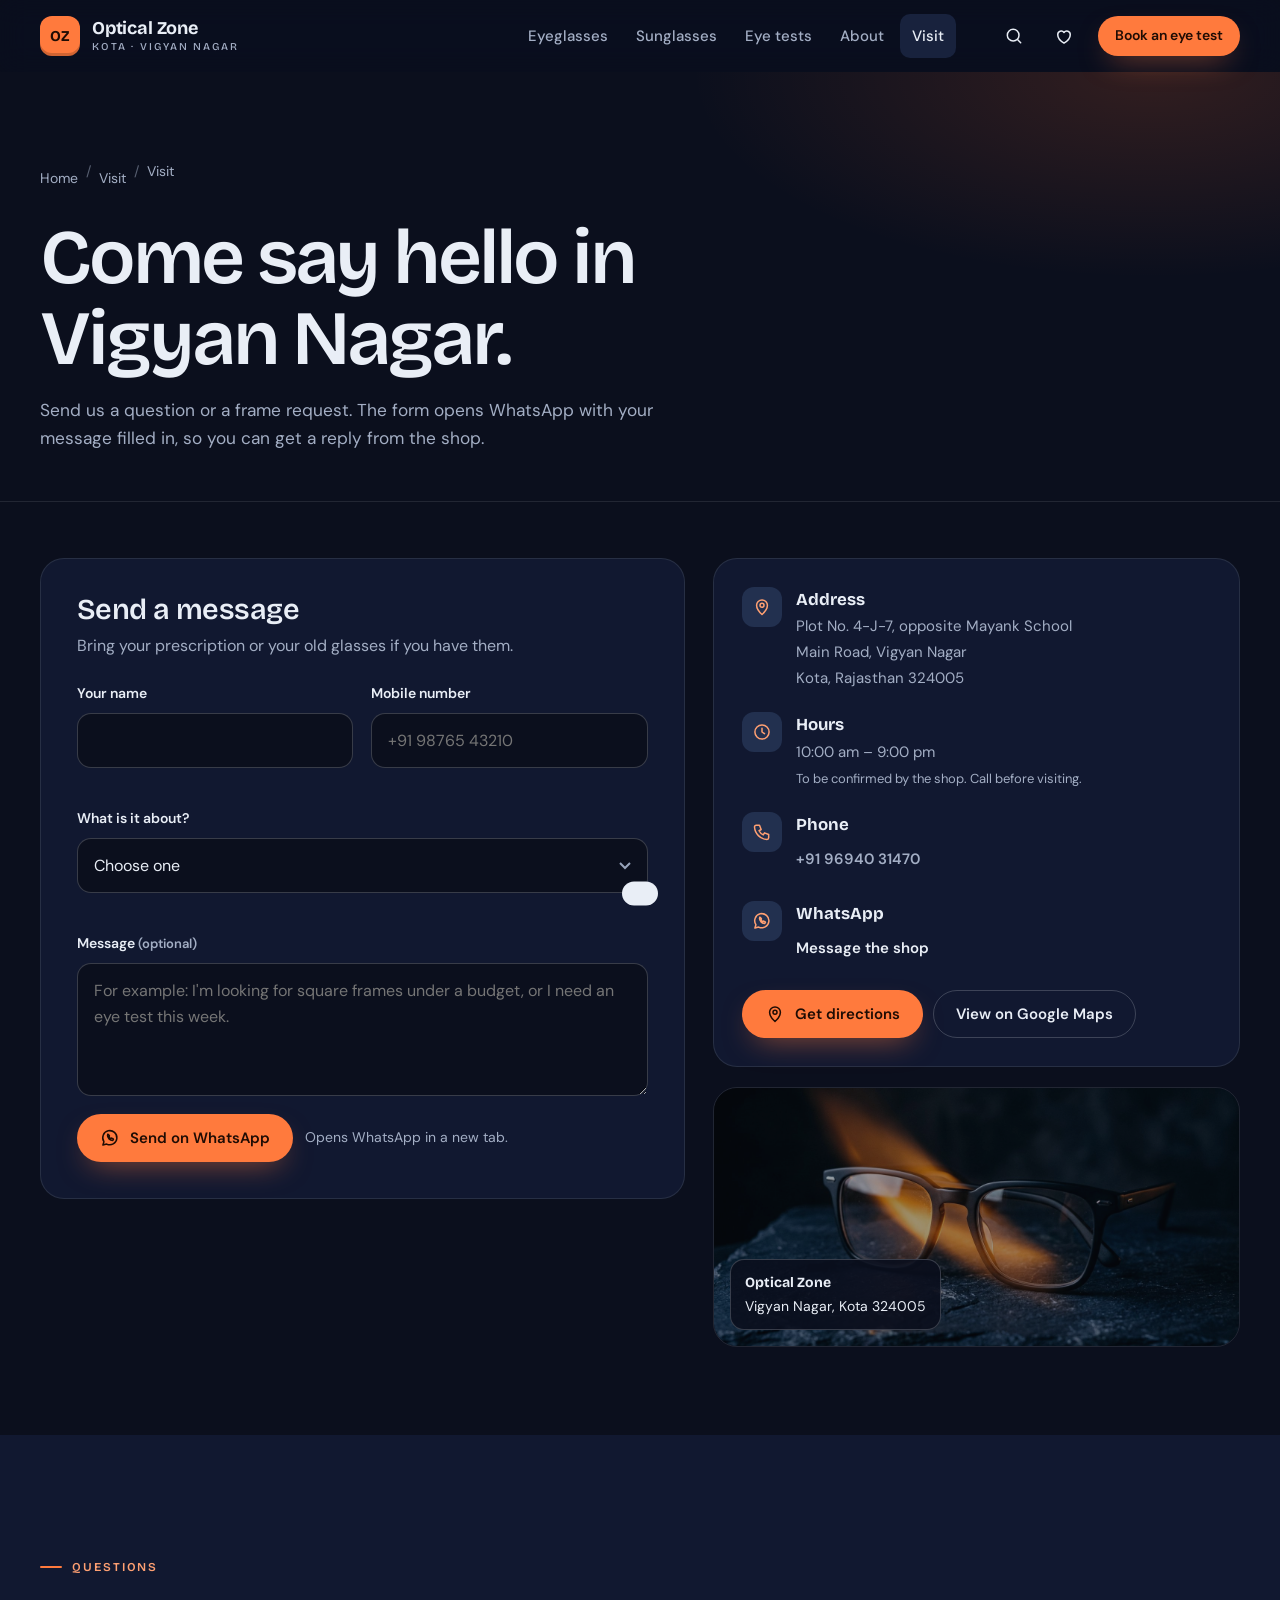
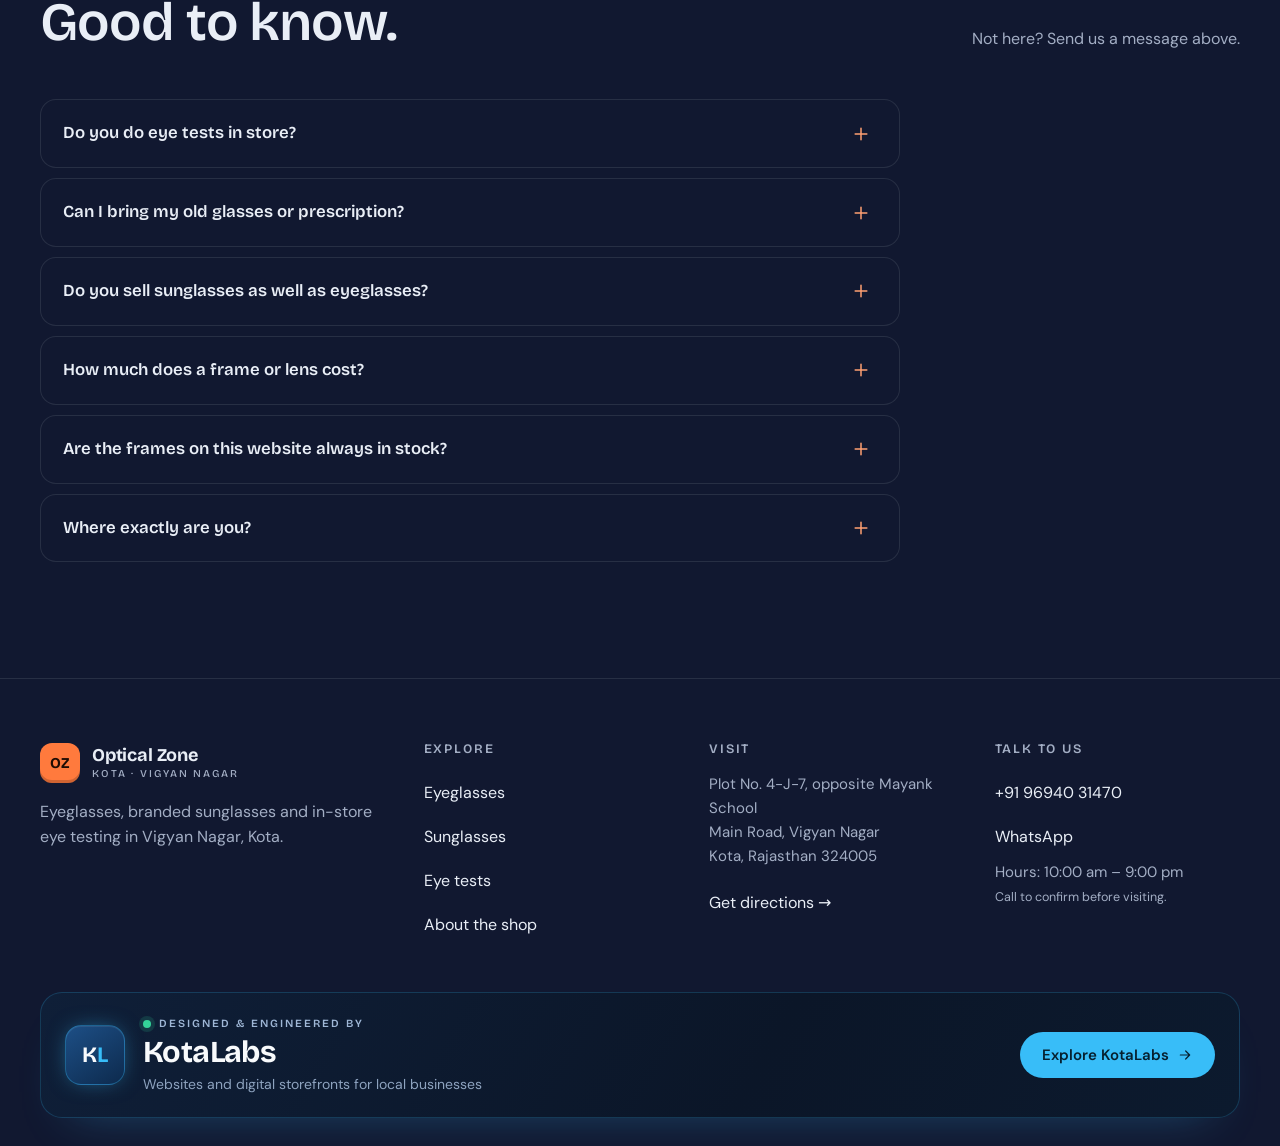
<file: contact.html>
<!doctype html>
<html lang="en-IN">
<head>
<meta charset="utf-8">
<meta name="viewport" content="width=device-width, initial-scale=1">
<title>Visit & Contact | Optical Zone Kota</title>
<meta name="description" content="Address, phone, WhatsApp and directions for Optical Zone at Plot 4-J-7, Vigyan Nagar, Kota 324005.">
<meta name="theme-color" content="#0a0f1c">
<meta property="og:title" content="Visit & Contact | Optical Zone Kota">
<meta property="og:description" content="Address, phone, WhatsApp and directions for Optical Zone at Plot 4-J-7, Vigyan Nagar, Kota 324005.">
<meta property="og:type" content="website">
<link rel="icon" href="data:image/svg+xml,%3Csvg xmlns='http://www.w3.org/2000/svg' viewBox='0 0 32 32'%3E%3Crect width='32' height='32' rx='8' fill='%23ff6b2c'/%3E%3Ctext x='16' y='21' font-family='Arial' font-weight='700' font-size='13' text-anchor='middle' fill='%231a0b03'%3EOZ%3C/text%3E%3C/svg%3E">
<link rel="preload" href="assets/fonts/bricolage-grotesque-latin-600-normal.woff2" as="font" type="font/woff2" crossorigin>
<link rel="stylesheet" href="css/styles.css">
<script src="js/data.js" defer></script>
<script src="js/app.js" defer></script>
</head>
<body class="has-mobile-bar" data-page="contact">
<a class="skip-link" href="#main">Skip to content</a>
<header class="site-header">
  <div class="container site-header__inner">
    <a class="brand" href="index.html" aria-label="Optical Zone Kota, home">
        <span class="brand__mark" aria-hidden="true">OZ</span>
        <span class="brand__text"><span class="brand__name">Optical Zone</span><span class="brand__sub">Kota<span class="brand__area"> · Vigyan Nagar</span></span></span>
      </a>
    <nav class="nav" aria-label="Main">
      <a class="nav__link" href="shop.html?category=eyeglasses">Eyeglasses</a>
      <a class="nav__link" href="shop.html?category=sunglasses">Sunglasses</a>
      <a class="nav__link" href="eye-tests.html">Eye tests</a>
      <a class="nav__link" href="about.html">About</a>
      <a class="nav__link" href="contact.html" aria-current="page">Visit</a>
    </nav>
    <div class="header-actions">
      <button class="icon-btn" type="button" data-open-search aria-label="Search frames"><svg class="icon" aria-hidden="true" focusable="false"><use href="assets/icons.svg#i-search"/></svg></button>
      <button class="icon-btn" type="button" data-open-saved aria-label="Saved frames"><svg class="icon" aria-hidden="true" focusable="false"><use href="assets/icons.svg#i-heart"/></svg><span class="count-dot" data-saved-count>0</span></button>
      <a class="btn btn-primary btn-sm" href="eye-tests.html">Book an eye test</a>
      <button class="icon-btn menu-toggle" type="button" data-open-menu aria-expanded="false" aria-controls="mobileMenu" aria-label="Open menu"><svg class="icon" aria-hidden="true" focusable="false"><use href="assets/icons.svg#i-menu"/></svg></button>
    </div>
  </div>
</header>

<div class="mobile-menu" id="mobileMenu" role="dialog" aria-modal="true" aria-label="Site menu">
  <div class="mobile-menu__top">
    <a class="brand" href="index.html" aria-label="Optical Zone Kota, home">
        <span class="brand__mark" aria-hidden="true">OZ</span>
        <span class="brand__text"><span class="brand__name">Optical Zone</span><span class="brand__sub">Kota<span class="brand__area"> · Vigyan Nagar</span></span></span>
      </a>
    <button class="icon-btn" type="button" data-close aria-label="Close menu"><svg class="icon" aria-hidden="true" focusable="false"><use href="assets/icons.svg#i-close"/></svg></button>
  </div>
  <a class="mm-link" href="shop.html?category=eyeglasses">Eyeglasses</a>
  <a class="mm-link" href="shop.html?category=sunglasses">Sunglasses</a>
  <a class="mm-link" href="eye-tests.html">Eye tests</a>
  <a class="mm-link" href="about.html">About</a>
  <a class="mm-link" href="contact.html">Visit & contact</a>
  <div class="mm-foot">
    <a class="btn btn-primary" href="eye-tests.html">Book an eye test</a>
    <a class="btn btn-wa" data-biz="wa-generic" href="#" target="_blank" rel="noopener"><svg class="icon" aria-hidden="true" focusable="false"><use href="assets/icons.svg#i-whatsapp"/></svg> WhatsApp us</a>
    <a class="btn btn-ghost" data-biz="phone-href" href="#"><svg class="icon" aria-hidden="true" focusable="false"><use href="assets/icons.svg#i-phone"/></svg> Call the shop</a>
  </div>
</div>

<div class="search-panel" id="searchPanel" role="dialog" aria-modal="true" aria-label="Search">
  <div class="container">
    <div class="search-field">
      <svg class="icon" aria-hidden="true" focusable="false"><use href="assets/icons.svg#i-search"/></svg>
      <label class="sr-only" for="searchInput">Search frames and pages</label>
      <input id="searchInput" type="search" placeholder="Search frames, shapes, colours…" autocomplete="off">
      <button class="icon-btn" type="button" data-close aria-label="Close search"><svg class="icon" aria-hidden="true" focusable="false"><use href="assets/icons.svg#i-close"/></svg></button>
    </div>
    <div class="search-results" id="searchResults" aria-live="polite"></div>
  </div>
</div>

<aside class="drawer" id="savedDrawer" aria-label="Saved frames">
  <div class="drawer__head">
    <h2 style="font-size:1.3rem">Saved frames</h2>
    <button class="icon-btn" type="button" data-close aria-label="Close saved frames"><svg class="icon" aria-hidden="true" focusable="false"><use href="assets/icons.svg#i-close"/></svg></button>
  </div>
  <div class="drawer__body" id="savedList"></div>
  <div class="drawer__foot" id="savedFoot" hidden>
    <a class="btn btn-wa btn-block" id="savedEnquire" href="#" target="_blank" rel="noopener"><svg class="icon" aria-hidden="true" focusable="false"><use href="assets/icons.svg#i-whatsapp"/></svg> WhatsApp these frames</a>
  </div>
</aside>
<div class="scrim" id="scrim" data-close></div>
<div class="toast" id="toast" role="status" aria-live="polite"></div>

<main id="main">
<section class="page-hero">
  <div class="container">
    <nav class="crumbs" aria-label="Breadcrumb"><a href="index.html">Home</a><span aria-hidden="true">/</span><a href="contact.html">Visit</a><span aria-hidden="true">/</span><span aria-current="page">Visit</span></nav>
    <h1>Come say hello in Vigyan Nagar.</h1>
    <p>Send us a question or a frame request. The form opens WhatsApp with your message filled in, so you can get a reply from the shop.</p>
  </div>
</section>
<div class="container contact-grid">
  <div class="contact-panel reveal">
    <h2>Send a message</h2>
    <p>Bring your prescription or your old glasses if you have them.</p>
    <form class="form" id="contactForm" novalidate>
      <div class="form-grid">
        <div class="field">
          <label for="cName">Your name</label>
          <input id="cName" name="name" autocomplete="name" data-rule="name" required>
          <div class="error" id="err-name" aria-live="polite"></div>
        </div>
        <div class="field">
          <label for="cPhone">Mobile number</label>
          <input id="cPhone" name="phone" type="tel" inputmode="tel" autocomplete="tel" placeholder="+91 98765 43210" data-rule="required phone" required>
          <div class="error" id="err-phone" aria-live="polite"></div>
        </div>
        <div class="field full">
          <label for="cTopic">What is it about?</label>
          <select id="cTopic" name="topic" data-rule="required">
            <option value="">Choose one</option>
            <option>Eyeglasses</option>
            <option>Sunglasses</option>
            <option>Eye test</option>
            <option>Something else</option>
          </select>
          <div class="error" id="err-topic" aria-live="polite"></div>
        </div>
        <div class="field full">
          <label for="cMsg">Message <span class="hint">(optional)</span></label>
          <textarea id="cMsg" name="message" rows="4" placeholder="For example: I'm looking for square frames under a budget, or I need an eye test this week."></textarea>
        </div>
      </div>
      <div style="display:flex;flex-wrap:wrap;gap:12px;align-items:center">
        <button class="btn btn-primary" type="submit"><svg class="icon" aria-hidden="true" focusable="false"><use href="assets/icons.svg#i-whatsapp"/></svg> Send on WhatsApp</button>
        <span class="form-note">Opens WhatsApp in a new tab.</span>
      </div>
    </form>
    <div class="form-success" role="status">
      <strong>Thanks, we have your message ready.</strong>
      <p>WhatsApp should open with your message. If it did not, use the button below.</p>
      <a class="btn btn-wa" data-success-wa href="#" target="_blank" rel="noopener"><svg class="icon" aria-hidden="true" focusable="false"><use href="assets/icons.svg#i-whatsapp"/></svg> Open WhatsApp</a>
    </div>
  </div>

  <div class="reveal" style="--d:100ms;display:grid;gap:20px;align-content:start">
    <div class="visit__card">
      <div class="visit__row"><span class="icon-wrap"><svg class="icon" aria-hidden="true" focusable="false"><use href="assets/icons.svg#i-pin"/></svg></span><div><strong>Address</strong><span>Plot No. 4-J-7, opposite Mayank School<br>Main Road, Vigyan Nagar<br>Kota, Rajasthan 324005</span></div></div>
      <div class="visit__row"><span class="icon-wrap"><svg class="icon" aria-hidden="true" focusable="false"><use href="assets/icons.svg#i-clock"/></svg></span><div><strong>Hours</strong><span data-biz="hours">10:00 am – 9:00 pm</span><br><span style="font-size:13px">To be confirmed by the shop. Call before visiting.</span></div></div>
      <div class="visit__row"><span class="icon-wrap"><svg class="icon" aria-hidden="true" focusable="false"><use href="assets/icons.svg#i-phone"/></svg></span><div><strong>Phone</strong><a data-biz="phone-href" href="#"><span data-biz="phone">+91 96940 31470</span></a></div></div>
      <div class="visit__row"><span class="icon-wrap"><svg class="icon" aria-hidden="true" focusable="false"><use href="assets/icons.svg#i-whatsapp"/></svg></span><div><strong>WhatsApp</strong><a data-biz="wa-generic" href="#" target="_blank" rel="noopener">Message the shop</a></div></div>
      <div class="visit__actions">
        <a class="btn btn-primary" data-biz="directions" href="#" target="_blank" rel="noopener"><svg class="icon" aria-hidden="true" focusable="false"><use href="assets/icons.svg#i-pin"/></svg> Get directions</a>
        <a class="btn btn-ghost" data-biz="maps" href="#" target="_blank" rel="noopener">View on Google Maps</a>
      </div>
    </div>
    <div class="visit__media" style="min-height:260px">
      <img src="images/hero.jpg" alt="" loading="lazy" style="opacity:.6">
      <div class="pin-label"><strong>Optical Zone</strong>Vigyan Nagar, Kota 324005</div>
    </div>
  </div>
</div>

<section class="section section--ink-2" aria-labelledby="faq-title">
  <div class="container">
    <div class="section__head reveal">
      <div>
        <div class="eyebrow">Questions</div>
        <h2 id="faq-title">Good to know.</h2>
      </div>
      <p>Not here? Send us a message above.</p>
    </div>
    <div class="faq reveal" id="faqList"></div>
  </div>
</section>

</main>

<footer class="site-footer">
  <div class="container">
    <div class="footer-grid">
      <div>
        <a class="brand" href="index.html" aria-label="Optical Zone Kota, home">
        <span class="brand__mark" aria-hidden="true">OZ</span>
        <span class="brand__text"><span class="brand__name">Optical Zone</span><span class="brand__sub">Kota<span class="brand__area"> · Vigyan Nagar</span></span></span>
      </a>
        <p>Eyeglasses, branded sunglasses and in-store eye testing in Vigyan Nagar, Kota.</p>
      </div>
      <div>
        <h4>Explore</h4>
        <ul>
          <li><a href="shop.html?category=eyeglasses">Eyeglasses</a></li>
          <li><a href="shop.html?category=sunglasses">Sunglasses</a></li>
          <li><a href="eye-tests.html">Eye tests</a></li>
          <li><a href="about.html">About the shop</a></li>
        </ul>
      </div>
      <div>
        <h4>Visit</h4>
        <p class="muted">Plot No. 4-J-7, opposite Mayank School<br>Main Road, Vigyan Nagar<br>Kota, Rajasthan 324005</p>
        <p style="margin-top:14px"><a data-biz="directions" href="#" target="_blank" rel="noopener">Get directions →</a></p>
      </div>
      <div>
        <h4>Talk to us</h4>
        <ul>
          <li><a data-biz="phone-href" href="#"><span data-biz="phone">+91 96940 31470</span></a></li>
          <li><a data-biz="wa-generic" href="#" target="_blank" rel="noopener">WhatsApp</a></li>
          <li class="muted">Hours: <span data-biz="hours">10:00 am – 9:00 pm</span><br><small>Call to confirm before visiting.</small></li>
        </ul>
      </div>
    </div>
    <div class="kl-card">
      <div class="kl-card__brand">
        <span class="kl-card__mark" aria-hidden="true">K<b>L</b></span>
        <div class="kl-card__text">
          <span class="kl-card__eyebrow"><span class="kl-card__dot" aria-hidden="true"></span>Designed &amp; engineered by</span>
          <span class="kl-card__name">KotaLabs</span>
          <span class="kl-card__tag">Websites and digital storefronts for local businesses</span>
        </div>
      </div>
      <a class="kl-card__cta" href="https://kotalabs.in" target="_blank" rel="noopener">Explore KotaLabs <svg class="icon icon--sm" aria-hidden="true" focusable="false"><use href="assets/icons.svg#i-arrow-right"/></svg></a>
    </div>
  </div>
</footer>

<nav class="mobile-bar" aria-label="Quick actions">
  <a data-biz="phone-href" href="#"><svg class="icon" aria-hidden="true" focusable="false"><use href="assets/icons.svg#i-phone"/></svg><span>Call</span></a>
  <a data-biz="wa-generic" href="#" target="_blank" rel="noopener"><svg class="icon" aria-hidden="true" focusable="false"><use href="assets/icons.svg#i-whatsapp"/></svg><span>WhatsApp</span></a>
  <a data-biz="directions" href="#" target="_blank" rel="noopener"><svg class="icon" aria-hidden="true" focusable="false"><use href="assets/icons.svg#i-pin"/></svg><span>Directions</span></a>
</nav>
</body>
</html>
</file>
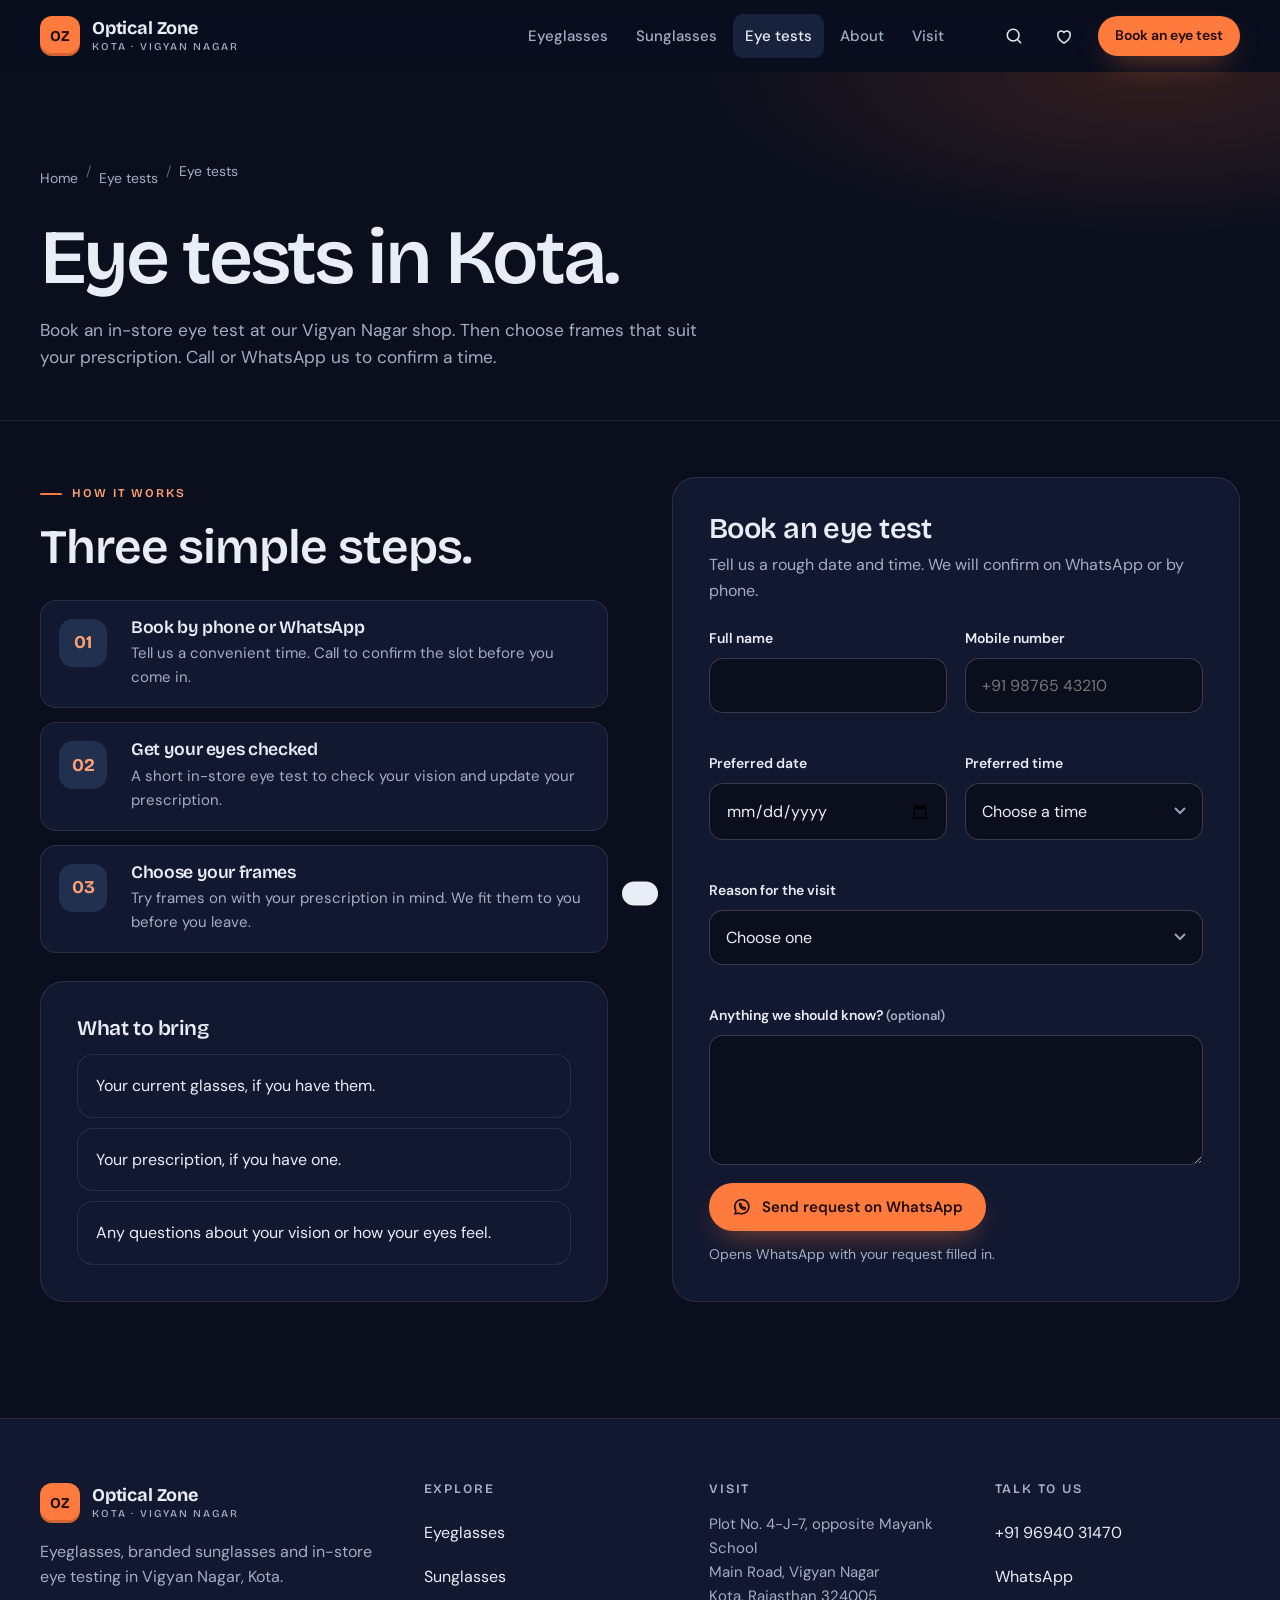
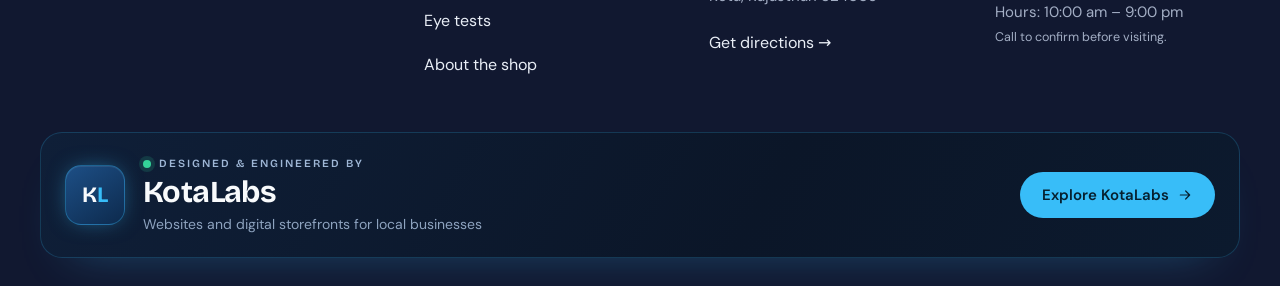
<file: eye-tests.html>
<!doctype html>
<html lang="en-IN">
<head>
<meta charset="utf-8">
<meta name="viewport" content="width=device-width, initial-scale=1">
<title>Eye Tests in Kota | Optical Zone</title>
<meta name="description" content="Book an in-store eye test at Optical Zone, Vigyan Nagar, Kota. Call or WhatsApp to confirm your time.">
<meta name="theme-color" content="#0a0f1c">
<meta property="og:title" content="Eye Tests in Kota | Optical Zone">
<meta property="og:description" content="Book an in-store eye test at Optical Zone, Vigyan Nagar, Kota. Call or WhatsApp to confirm your time.">
<meta property="og:type" content="website">
<link rel="icon" href="data:image/svg+xml,%3Csvg xmlns='http://www.w3.org/2000/svg' viewBox='0 0 32 32'%3E%3Crect width='32' height='32' rx='8' fill='%23ff6b2c'/%3E%3Ctext x='16' y='21' font-family='Arial' font-weight='700' font-size='13' text-anchor='middle' fill='%231a0b03'%3EOZ%3C/text%3E%3C/svg%3E">
<link rel="preload" href="assets/fonts/bricolage-grotesque-latin-600-normal.woff2" as="font" type="font/woff2" crossorigin>
<link rel="stylesheet" href="css/styles.css">
<script src="js/data.js" defer></script>
<script src="js/app.js" defer></script>
</head>
<body class="has-mobile-bar" data-page="eye-tests">
<a class="skip-link" href="#main">Skip to content</a>
<header class="site-header">
  <div class="container site-header__inner">
    <a class="brand" href="index.html" aria-label="Optical Zone Kota, home">
        <span class="brand__mark" aria-hidden="true">OZ</span>
        <span class="brand__text"><span class="brand__name">Optical Zone</span><span class="brand__sub">Kota<span class="brand__area"> · Vigyan Nagar</span></span></span>
      </a>
    <nav class="nav" aria-label="Main">
      <a class="nav__link" href="shop.html?category=eyeglasses">Eyeglasses</a>
      <a class="nav__link" href="shop.html?category=sunglasses">Sunglasses</a>
      <a class="nav__link" href="eye-tests.html" aria-current="page">Eye tests</a>
      <a class="nav__link" href="about.html">About</a>
      <a class="nav__link" href="contact.html">Visit</a>
    </nav>
    <div class="header-actions">
      <button class="icon-btn" type="button" data-open-search aria-label="Search frames"><svg class="icon" aria-hidden="true" focusable="false"><use href="assets/icons.svg#i-search"/></svg></button>
      <button class="icon-btn" type="button" data-open-saved aria-label="Saved frames"><svg class="icon" aria-hidden="true" focusable="false"><use href="assets/icons.svg#i-heart"/></svg><span class="count-dot" data-saved-count>0</span></button>
      <a class="btn btn-primary btn-sm" href="eye-tests.html">Book an eye test</a>
      <button class="icon-btn menu-toggle" type="button" data-open-menu aria-expanded="false" aria-controls="mobileMenu" aria-label="Open menu"><svg class="icon" aria-hidden="true" focusable="false"><use href="assets/icons.svg#i-menu"/></svg></button>
    </div>
  </div>
</header>

<div class="mobile-menu" id="mobileMenu" role="dialog" aria-modal="true" aria-label="Site menu">
  <div class="mobile-menu__top">
    <a class="brand" href="index.html" aria-label="Optical Zone Kota, home">
        <span class="brand__mark" aria-hidden="true">OZ</span>
        <span class="brand__text"><span class="brand__name">Optical Zone</span><span class="brand__sub">Kota<span class="brand__area"> · Vigyan Nagar</span></span></span>
      </a>
    <button class="icon-btn" type="button" data-close aria-label="Close menu"><svg class="icon" aria-hidden="true" focusable="false"><use href="assets/icons.svg#i-close"/></svg></button>
  </div>
  <a class="mm-link" href="shop.html?category=eyeglasses">Eyeglasses</a>
  <a class="mm-link" href="shop.html?category=sunglasses">Sunglasses</a>
  <a class="mm-link" href="eye-tests.html">Eye tests</a>
  <a class="mm-link" href="about.html">About</a>
  <a class="mm-link" href="contact.html">Visit & contact</a>
  <div class="mm-foot">
    <a class="btn btn-primary" href="eye-tests.html">Book an eye test</a>
    <a class="btn btn-wa" data-biz="wa-generic" href="#" target="_blank" rel="noopener"><svg class="icon" aria-hidden="true" focusable="false"><use href="assets/icons.svg#i-whatsapp"/></svg> WhatsApp us</a>
    <a class="btn btn-ghost" data-biz="phone-href" href="#"><svg class="icon" aria-hidden="true" focusable="false"><use href="assets/icons.svg#i-phone"/></svg> Call the shop</a>
  </div>
</div>

<div class="search-panel" id="searchPanel" role="dialog" aria-modal="true" aria-label="Search">
  <div class="container">
    <div class="search-field">
      <svg class="icon" aria-hidden="true" focusable="false"><use href="assets/icons.svg#i-search"/></svg>
      <label class="sr-only" for="searchInput">Search frames and pages</label>
      <input id="searchInput" type="search" placeholder="Search frames, shapes, colours…" autocomplete="off">
      <button class="icon-btn" type="button" data-close aria-label="Close search"><svg class="icon" aria-hidden="true" focusable="false"><use href="assets/icons.svg#i-close"/></svg></button>
    </div>
    <div class="search-results" id="searchResults" aria-live="polite"></div>
  </div>
</div>

<aside class="drawer" id="savedDrawer" aria-label="Saved frames">
  <div class="drawer__head">
    <h2 style="font-size:1.3rem">Saved frames</h2>
    <button class="icon-btn" type="button" data-close aria-label="Close saved frames"><svg class="icon" aria-hidden="true" focusable="false"><use href="assets/icons.svg#i-close"/></svg></button>
  </div>
  <div class="drawer__body" id="savedList"></div>
  <div class="drawer__foot" id="savedFoot" hidden>
    <a class="btn btn-wa btn-block" id="savedEnquire" href="#" target="_blank" rel="noopener"><svg class="icon" aria-hidden="true" focusable="false"><use href="assets/icons.svg#i-whatsapp"/></svg> WhatsApp these frames</a>
  </div>
</aside>
<div class="scrim" id="scrim" data-close></div>
<div class="toast" id="toast" role="status" aria-live="polite"></div>

<main id="main">
<section class="page-hero">
  <div class="container">
    <nav class="crumbs" aria-label="Breadcrumb"><a href="index.html">Home</a><span aria-hidden="true">/</span><a href="eye-tests.html">Eye tests</a><span aria-hidden="true">/</span><span aria-current="page">Eye tests</span></nav>
    <h1>Eye tests in Kota.</h1>
    <p>Book an in-store eye test at our Vigyan Nagar shop. Then choose frames that suit your prescription. Call or WhatsApp us to confirm a time.</p>
  </div>
</section>
<section class="section" style="padding-top:56px" aria-labelledby="how-title">
  <div class="container band" style="align-items:start">
    <div class="reveal">
      <div class="eyebrow">How it works</div>
      <h2 id="how-title" style="font-size:clamp(2rem,4vw,3rem)">Three simple steps.</h2>
      <div class="steps" id="eyeSteps"></div>
      <div id="what-to-bring" class="contact-panel" style="margin-top:28px">
        <h3 style="font-size:1.3rem;margin-bottom:14px">What to bring</h3>
        <ul class="faq" style="gap:10px">
          <li class="step" style="grid-template-columns:1fr">Your current glasses, if you have them.</li>
          <li class="step" style="grid-template-columns:1fr">Your prescription, if you have one.</li>
          <li class="step" style="grid-template-columns:1fr">Any questions about your vision or how your eyes feel.</li>
        </ul>
      </div>
    </div>
    <div class="contact-panel reveal" style="--d:100ms">
      <h2>Book an eye test</h2>
      <p>Tell us a rough date and time. We will confirm on WhatsApp or by phone.</p>
      <form class="form" id="eyeTestForm" novalidate>
        <div class="form-grid">
          <div class="field">
            <label for="bName">Full name</label>
            <input id="bName" name="name" autocomplete="name" data-rule="name" required>
            <div class="error" id="err-name" aria-live="polite"></div>
          </div>
          <div class="field">
            <label for="bPhone">Mobile number</label>
            <input id="bPhone" name="phone" type="tel" inputmode="tel" autocomplete="tel" placeholder="+91 98765 43210" data-rule="required phone" required>
            <div class="error" id="err-phone" aria-live="polite"></div>
          </div>
          <div class="field">
            <label for="bDate">Preferred date</label>
            <input id="bDate" name="date" type="date" data-rule="future">
            <div class="error" id="err-date" aria-live="polite"></div>
          </div>
          <div class="field">
            <label for="bSlot">Preferred time</label>
            <select id="bSlot" name="slot" data-rule="required">
              <option value="">Choose a time</option>
              <option>Morning</option>
              <option>Afternoon</option>
              <option>Evening</option>
              <option>Any time</option>
            </select>
            <div class="error" id="err-slot" aria-live="polite"></div>
          </div>
          <div class="field full">
            <label for="bReason">Reason for the visit</label>
            <select id="bReason" name="reason" data-rule="required">
              <option value="">Choose one</option>
              <option>First eye test</option>
              <option>Prescription update</option>
              <option>Glasses feel uncomfortable</option>
              <option>Not sure yet</option>
            </select>
            <div class="error" id="err-reason" aria-live="polite"></div>
          </div>
          <div class="field full">
            <label for="bNotes">Anything we should know? <span class="hint">(optional)</span></label>
            <textarea id="bNotes" name="notes" rows="3"></textarea>
          </div>
        </div>
        <div style="display:flex;flex-wrap:wrap;gap:12px;align-items:center">
          <button class="btn btn-primary" type="submit"><svg class="icon" aria-hidden="true" focusable="false"><use href="assets/icons.svg#i-whatsapp"/></svg> Send request on WhatsApp</button>
          <span class="form-note">Opens WhatsApp with your request filled in.</span>
        </div>
      </form>
      <div class="form-success" role="status">
        <strong>Almost there.</strong>
        <p>WhatsApp should open with your request. If it did not, use the button below and send the message. We will confirm your slot.</p>
        <a class="btn btn-wa" data-success-wa href="#" target="_blank" rel="noopener"><svg class="icon" aria-hidden="true" focusable="false"><use href="assets/icons.svg#i-whatsapp"/></svg> Open WhatsApp</a>
      </div>
    </div>
  </div>
</section>

</main>

<footer class="site-footer">
  <div class="container">
    <div class="footer-grid">
      <div>
        <a class="brand" href="index.html" aria-label="Optical Zone Kota, home">
        <span class="brand__mark" aria-hidden="true">OZ</span>
        <span class="brand__text"><span class="brand__name">Optical Zone</span><span class="brand__sub">Kota<span class="brand__area"> · Vigyan Nagar</span></span></span>
      </a>
        <p>Eyeglasses, branded sunglasses and in-store eye testing in Vigyan Nagar, Kota.</p>
      </div>
      <div>
        <h4>Explore</h4>
        <ul>
          <li><a href="shop.html?category=eyeglasses">Eyeglasses</a></li>
          <li><a href="shop.html?category=sunglasses">Sunglasses</a></li>
          <li><a href="eye-tests.html">Eye tests</a></li>
          <li><a href="about.html">About the shop</a></li>
        </ul>
      </div>
      <div>
        <h4>Visit</h4>
        <p class="muted">Plot No. 4-J-7, opposite Mayank School<br>Main Road, Vigyan Nagar<br>Kota, Rajasthan 324005</p>
        <p style="margin-top:14px"><a data-biz="directions" href="#" target="_blank" rel="noopener">Get directions →</a></p>
      </div>
      <div>
        <h4>Talk to us</h4>
        <ul>
          <li><a data-biz="phone-href" href="#"><span data-biz="phone">+91 96940 31470</span></a></li>
          <li><a data-biz="wa-generic" href="#" target="_blank" rel="noopener">WhatsApp</a></li>
          <li class="muted">Hours: <span data-biz="hours">10:00 am – 9:00 pm</span><br><small>Call to confirm before visiting.</small></li>
        </ul>
      </div>
    </div>
    <div class="kl-card">
      <div class="kl-card__brand">
        <span class="kl-card__mark" aria-hidden="true">K<b>L</b></span>
        <div class="kl-card__text">
          <span class="kl-card__eyebrow"><span class="kl-card__dot" aria-hidden="true"></span>Designed &amp; engineered by</span>
          <span class="kl-card__name">KotaLabs</span>
          <span class="kl-card__tag">Websites and digital storefronts for local businesses</span>
        </div>
      </div>
      <a class="kl-card__cta" href="https://kotalabs.in" target="_blank" rel="noopener">Explore KotaLabs <svg class="icon icon--sm" aria-hidden="true" focusable="false"><use href="assets/icons.svg#i-arrow-right"/></svg></a>
    </div>
  </div>
</footer>

<nav class="mobile-bar" aria-label="Quick actions">
  <a data-biz="phone-href" href="#"><svg class="icon" aria-hidden="true" focusable="false"><use href="assets/icons.svg#i-phone"/></svg><span>Call</span></a>
  <a data-biz="wa-generic" href="#" target="_blank" rel="noopener"><svg class="icon" aria-hidden="true" focusable="false"><use href="assets/icons.svg#i-whatsapp"/></svg><span>WhatsApp</span></a>
  <a data-biz="directions" href="#" target="_blank" rel="noopener"><svg class="icon" aria-hidden="true" focusable="false"><use href="assets/icons.svg#i-pin"/></svg><span>Directions</span></a>
</nav>
</body>
</html>
</file>
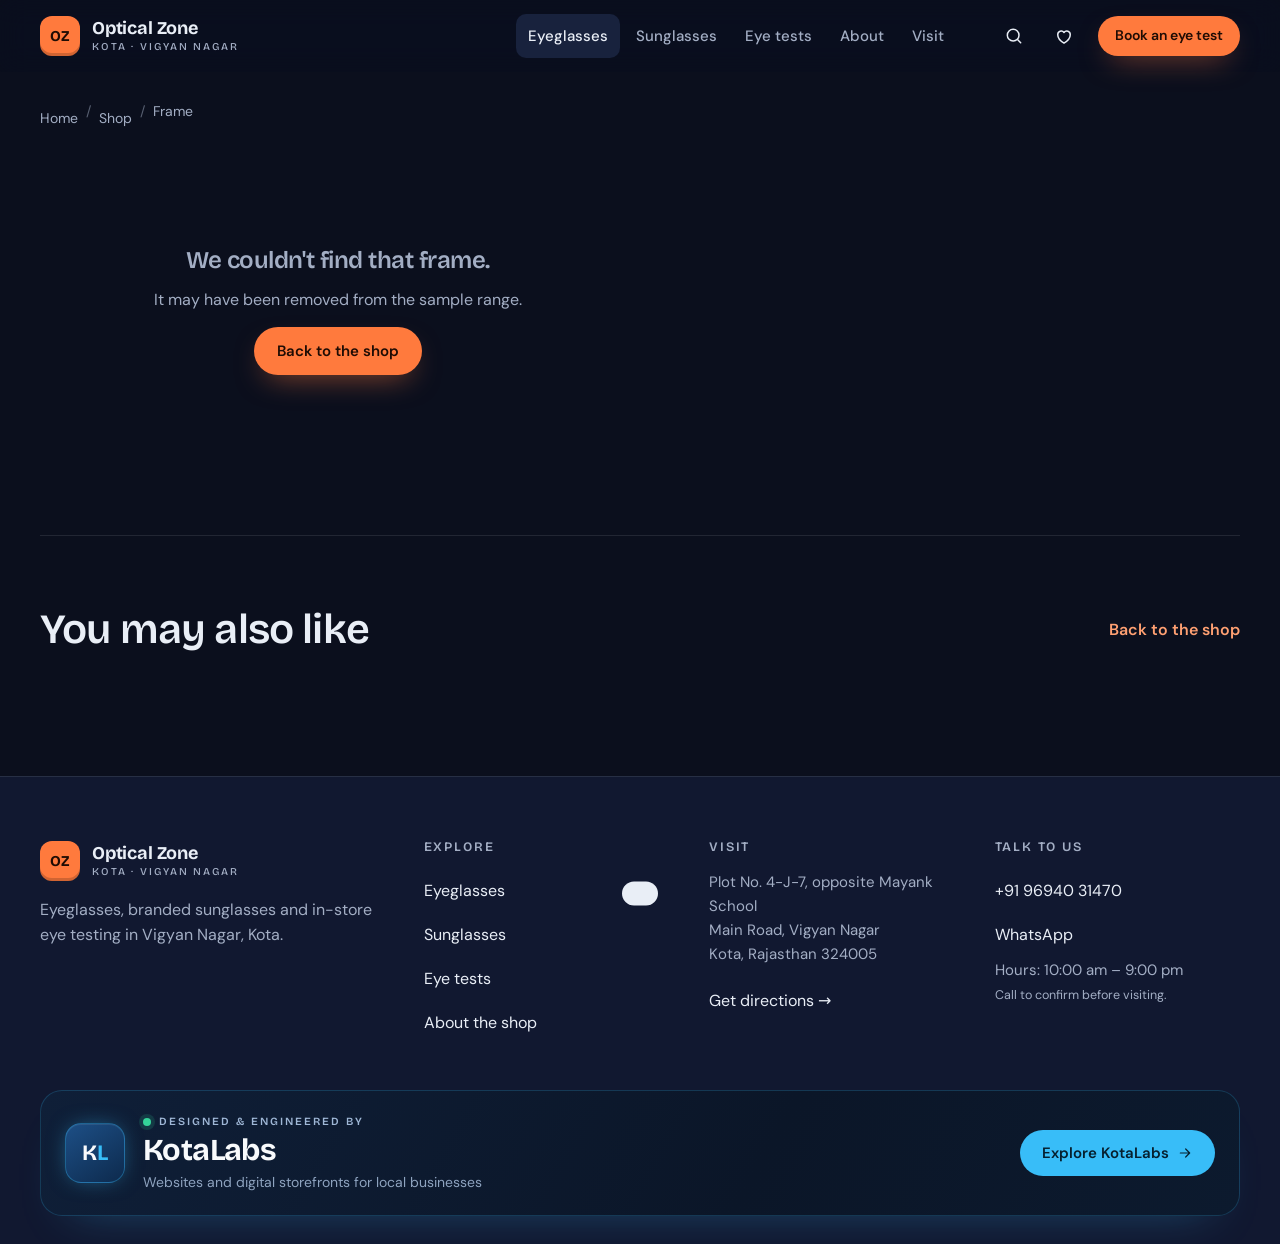
<file: product.html>
<!doctype html>
<html lang="en-IN">
<head>
<meta charset="utf-8">
<meta name="viewport" content="width=device-width, initial-scale=1">
<title>Frame Details | Optical Zone Kota</title>
<meta name="description" content="Frame details, colour and lens options. Enquire on WhatsApp about price and availability at Optical Zone Kota.">
<meta name="theme-color" content="#0a0f1c">
<meta property="og:title" content="Frame Details | Optical Zone Kota">
<meta property="og:description" content="Frame details, colour and lens options. Enquire on WhatsApp about price and availability at Optical Zone Kota.">
<meta property="og:type" content="website">
<link rel="icon" href="data:image/svg+xml,%3Csvg xmlns='http://www.w3.org/2000/svg' viewBox='0 0 32 32'%3E%3Crect width='32' height='32' rx='8' fill='%23ff6b2c'/%3E%3Ctext x='16' y='21' font-family='Arial' font-weight='700' font-size='13' text-anchor='middle' fill='%231a0b03'%3EOZ%3C/text%3E%3C/svg%3E">
<link rel="preload" href="assets/fonts/bricolage-grotesque-latin-600-normal.woff2" as="font" type="font/woff2" crossorigin>
<link rel="stylesheet" href="css/styles.css">
<script src="js/data.js" defer></script>
<script src="js/app.js" defer></script>
</head>
<body class="has-mobile-bar" data-page="product">
<a class="skip-link" href="#main">Skip to content</a>
<header class="site-header">
  <div class="container site-header__inner">
    <a class="brand" href="index.html" aria-label="Optical Zone Kota, home">
        <span class="brand__mark" aria-hidden="true">OZ</span>
        <span class="brand__text"><span class="brand__name">Optical Zone</span><span class="brand__sub">Kota<span class="brand__area"> · Vigyan Nagar</span></span></span>
      </a>
    <nav class="nav" aria-label="Main">
      <a class="nav__link" href="shop.html?category=eyeglasses" aria-current="page">Eyeglasses</a>
      <a class="nav__link" href="shop.html?category=sunglasses">Sunglasses</a>
      <a class="nav__link" href="eye-tests.html">Eye tests</a>
      <a class="nav__link" href="about.html">About</a>
      <a class="nav__link" href="contact.html">Visit</a>
    </nav>
    <div class="header-actions">
      <button class="icon-btn" type="button" data-open-search aria-label="Search frames"><svg class="icon" aria-hidden="true" focusable="false"><use href="assets/icons.svg#i-search"/></svg></button>
      <button class="icon-btn" type="button" data-open-saved aria-label="Saved frames"><svg class="icon" aria-hidden="true" focusable="false"><use href="assets/icons.svg#i-heart"/></svg><span class="count-dot" data-saved-count>0</span></button>
      <a class="btn btn-primary btn-sm" href="eye-tests.html">Book an eye test</a>
      <button class="icon-btn menu-toggle" type="button" data-open-menu aria-expanded="false" aria-controls="mobileMenu" aria-label="Open menu"><svg class="icon" aria-hidden="true" focusable="false"><use href="assets/icons.svg#i-menu"/></svg></button>
    </div>
  </div>
</header>

<div class="mobile-menu" id="mobileMenu" role="dialog" aria-modal="true" aria-label="Site menu">
  <div class="mobile-menu__top">
    <a class="brand" href="index.html" aria-label="Optical Zone Kota, home">
        <span class="brand__mark" aria-hidden="true">OZ</span>
        <span class="brand__text"><span class="brand__name">Optical Zone</span><span class="brand__sub">Kota<span class="brand__area"> · Vigyan Nagar</span></span></span>
      </a>
    <button class="icon-btn" type="button" data-close aria-label="Close menu"><svg class="icon" aria-hidden="true" focusable="false"><use href="assets/icons.svg#i-close"/></svg></button>
  </div>
  <a class="mm-link" href="shop.html?category=eyeglasses">Eyeglasses</a>
  <a class="mm-link" href="shop.html?category=sunglasses">Sunglasses</a>
  <a class="mm-link" href="eye-tests.html">Eye tests</a>
  <a class="mm-link" href="about.html">About</a>
  <a class="mm-link" href="contact.html">Visit & contact</a>
  <div class="mm-foot">
    <a class="btn btn-primary" href="eye-tests.html">Book an eye test</a>
    <a class="btn btn-wa" data-biz="wa-generic" href="#" target="_blank" rel="noopener"><svg class="icon" aria-hidden="true" focusable="false"><use href="assets/icons.svg#i-whatsapp"/></svg> WhatsApp us</a>
    <a class="btn btn-ghost" data-biz="phone-href" href="#"><svg class="icon" aria-hidden="true" focusable="false"><use href="assets/icons.svg#i-phone"/></svg> Call the shop</a>
  </div>
</div>

<div class="search-panel" id="searchPanel" role="dialog" aria-modal="true" aria-label="Search">
  <div class="container">
    <div class="search-field">
      <svg class="icon" aria-hidden="true" focusable="false"><use href="assets/icons.svg#i-search"/></svg>
      <label class="sr-only" for="searchInput">Search frames and pages</label>
      <input id="searchInput" type="search" placeholder="Search frames, shapes, colours…" autocomplete="off">
      <button class="icon-btn" type="button" data-close aria-label="Close search"><svg class="icon" aria-hidden="true" focusable="false"><use href="assets/icons.svg#i-close"/></svg></button>
    </div>
    <div class="search-results" id="searchResults" aria-live="polite"></div>
  </div>
</div>

<aside class="drawer" id="savedDrawer" aria-label="Saved frames">
  <div class="drawer__head">
    <h2 style="font-size:1.3rem">Saved frames</h2>
    <button class="icon-btn" type="button" data-close aria-label="Close saved frames"><svg class="icon" aria-hidden="true" focusable="false"><use href="assets/icons.svg#i-close"/></svg></button>
  </div>
  <div class="drawer__body" id="savedList"></div>
  <div class="drawer__foot" id="savedFoot" hidden>
    <a class="btn btn-wa btn-block" id="savedEnquire" href="#" target="_blank" rel="noopener"><svg class="icon" aria-hidden="true" focusable="false"><use href="assets/icons.svg#i-whatsapp"/></svg> WhatsApp these frames</a>
  </div>
</aside>
<div class="scrim" id="scrim" data-close></div>
<div class="toast" id="toast" role="status" aria-live="polite"></div>

<main id="main">

<div class="container" style="padding-top:28px">
  <nav class="crumbs" aria-label="Breadcrumb" style="margin-bottom:0">
    <a href="index.html">Home</a><span aria-hidden="true">/</span>
    <a href="shop.html" id="crumbCategory">Shop</a><span aria-hidden="true">/</span>
    <span aria-current="page" id="crumbName">Frame</span>
  </nav>
  <section class="pdp" id="pdp" aria-live="polite"></section>
</div>
<section class="related container" aria-labelledby="rel-title">
  <div class="section__head reveal" style="margin-bottom:28px">
    <h2 id="rel-title" style="font-size:clamp(1.8rem,3.4vw,2.6rem)">You may also like</h2>
    <a class="link-arrow" href="shop.html">Back to the shop</a>
  </div>
  <div class="grid-products" id="relatedGrid"></div>
</section>

</main>

<footer class="site-footer">
  <div class="container">
    <div class="footer-grid">
      <div>
        <a class="brand" href="index.html" aria-label="Optical Zone Kota, home">
        <span class="brand__mark" aria-hidden="true">OZ</span>
        <span class="brand__text"><span class="brand__name">Optical Zone</span><span class="brand__sub">Kota<span class="brand__area"> · Vigyan Nagar</span></span></span>
      </a>
        <p>Eyeglasses, branded sunglasses and in-store eye testing in Vigyan Nagar, Kota.</p>
      </div>
      <div>
        <h4>Explore</h4>
        <ul>
          <li><a href="shop.html?category=eyeglasses">Eyeglasses</a></li>
          <li><a href="shop.html?category=sunglasses">Sunglasses</a></li>
          <li><a href="eye-tests.html">Eye tests</a></li>
          <li><a href="about.html">About the shop</a></li>
        </ul>
      </div>
      <div>
        <h4>Visit</h4>
        <p class="muted">Plot No. 4-J-7, opposite Mayank School<br>Main Road, Vigyan Nagar<br>Kota, Rajasthan 324005</p>
        <p style="margin-top:14px"><a data-biz="directions" href="#" target="_blank" rel="noopener">Get directions →</a></p>
      </div>
      <div>
        <h4>Talk to us</h4>
        <ul>
          <li><a data-biz="phone-href" href="#"><span data-biz="phone">+91 96940 31470</span></a></li>
          <li><a data-biz="wa-generic" href="#" target="_blank" rel="noopener">WhatsApp</a></li>
          <li class="muted">Hours: <span data-biz="hours">10:00 am – 9:00 pm</span><br><small>Call to confirm before visiting.</small></li>
        </ul>
      </div>
    </div>
    <div class="kl-card">
      <div class="kl-card__brand">
        <span class="kl-card__mark" aria-hidden="true">K<b>L</b></span>
        <div class="kl-card__text">
          <span class="kl-card__eyebrow"><span class="kl-card__dot" aria-hidden="true"></span>Designed &amp; engineered by</span>
          <span class="kl-card__name">KotaLabs</span>
          <span class="kl-card__tag">Websites and digital storefronts for local businesses</span>
        </div>
      </div>
      <a class="kl-card__cta" href="https://kotalabs.in" target="_blank" rel="noopener">Explore KotaLabs <svg class="icon icon--sm" aria-hidden="true" focusable="false"><use href="assets/icons.svg#i-arrow-right"/></svg></a>
    </div>
  </div>
</footer>

<nav class="mobile-bar" aria-label="Quick actions">
  <a data-biz="phone-href" href="#"><svg class="icon" aria-hidden="true" focusable="false"><use href="assets/icons.svg#i-phone"/></svg><span>Call</span></a>
  <a data-biz="wa-generic" href="#" target="_blank" rel="noopener"><svg class="icon" aria-hidden="true" focusable="false"><use href="assets/icons.svg#i-whatsapp"/></svg><span>WhatsApp</span></a>
  <a data-biz="directions" href="#" target="_blank" rel="noopener"><svg class="icon" aria-hidden="true" focusable="false"><use href="assets/icons.svg#i-pin"/></svg><span>Directions</span></a>
</nav>
</body>
</html>
</file>
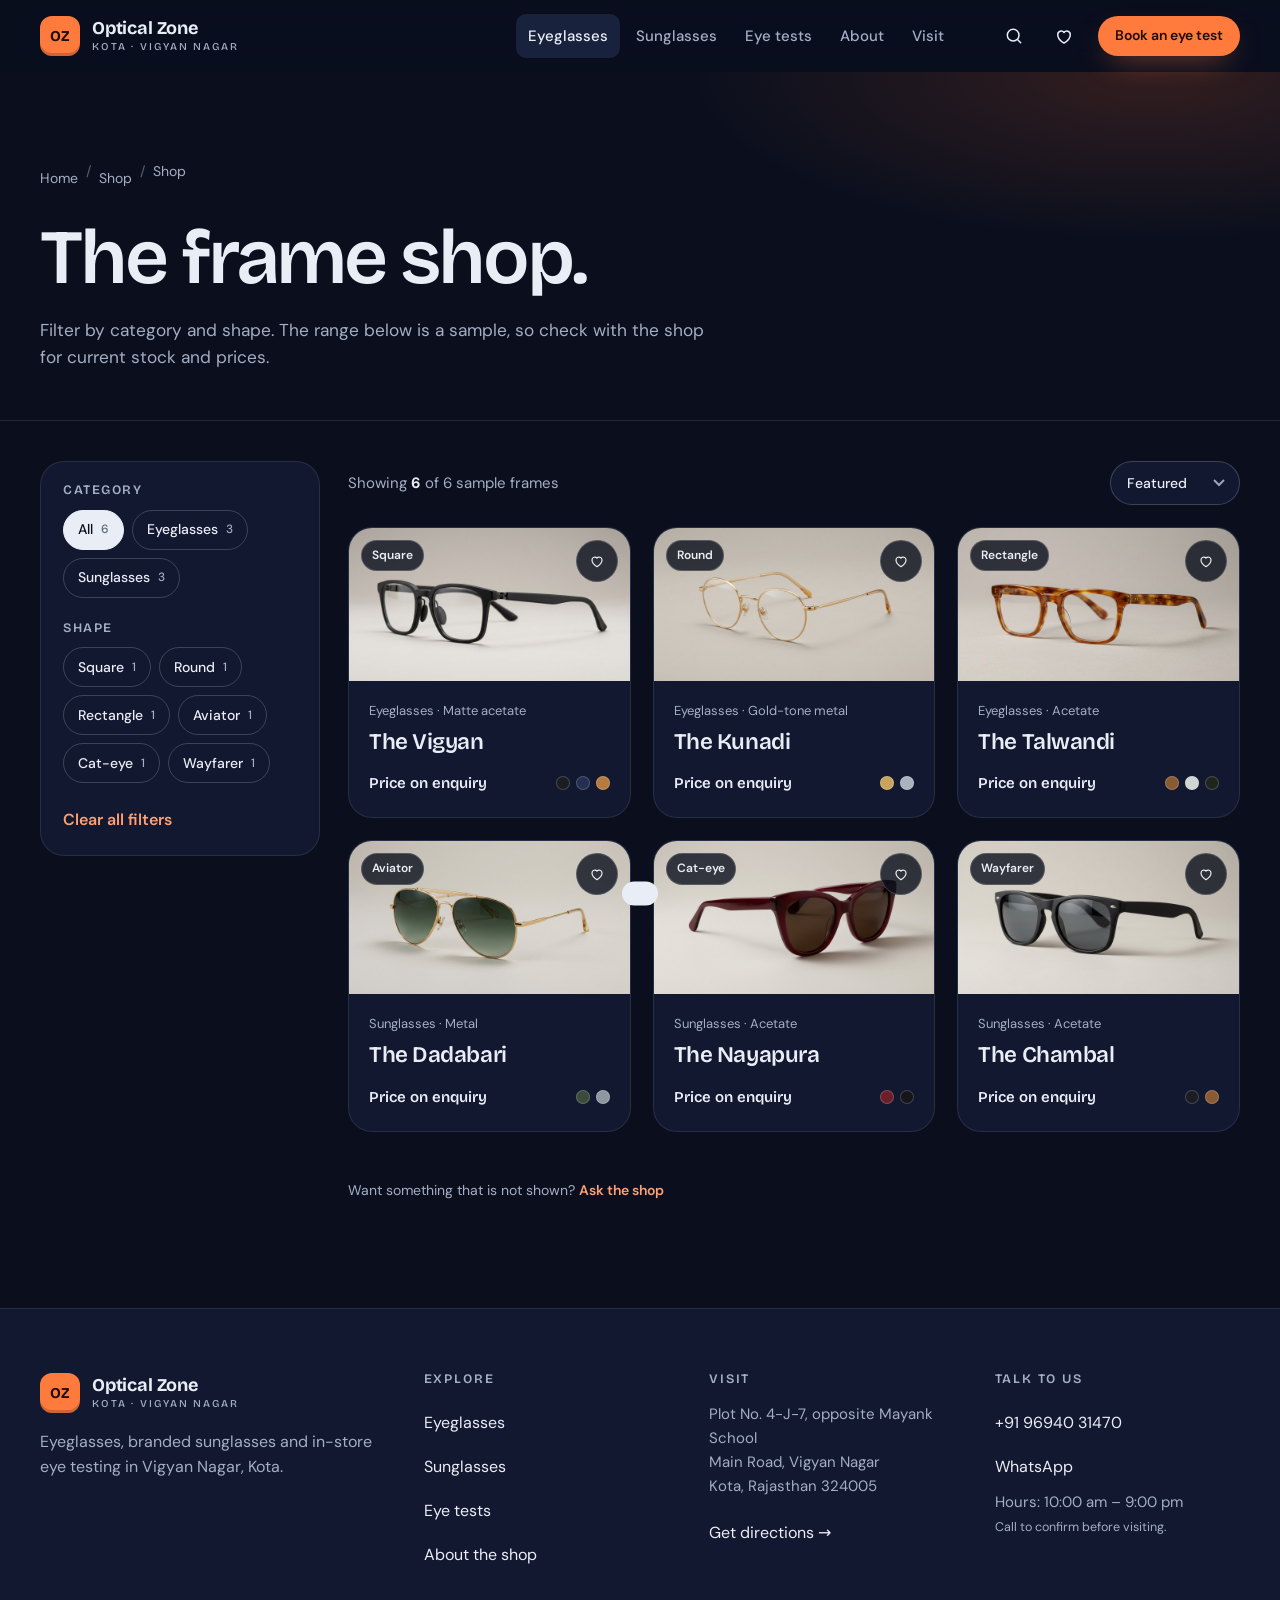
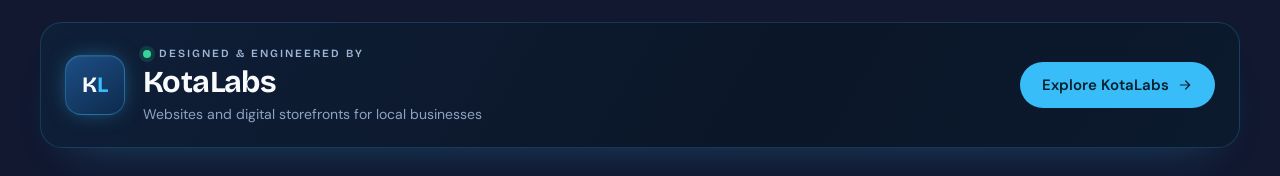
<file: shop.html>
<!doctype html>
<html lang="en-IN">
<head>
<meta charset="utf-8">
<meta name="viewport" content="width=device-width, initial-scale=1">
<title>Shop Frames | Optical Zone Kota</title>
<meta name="description" content="Browse eyeglasses and sunglasses at Optical Zone Kota. Filter by category and shape, then enquire on WhatsApp.">
<meta name="theme-color" content="#0a0f1c">
<meta property="og:title" content="Shop Frames | Optical Zone Kota">
<meta property="og:description" content="Browse eyeglasses and sunglasses at Optical Zone Kota. Filter by category and shape, then enquire on WhatsApp.">
<meta property="og:type" content="website">
<link rel="icon" href="data:image/svg+xml,%3Csvg xmlns='http://www.w3.org/2000/svg' viewBox='0 0 32 32'%3E%3Crect width='32' height='32' rx='8' fill='%23ff6b2c'/%3E%3Ctext x='16' y='21' font-family='Arial' font-weight='700' font-size='13' text-anchor='middle' fill='%231a0b03'%3EOZ%3C/text%3E%3C/svg%3E">
<link rel="preload" href="assets/fonts/bricolage-grotesque-latin-600-normal.woff2" as="font" type="font/woff2" crossorigin>
<link rel="stylesheet" href="css/styles.css">
<script src="js/data.js" defer></script>
<script src="js/app.js" defer></script>
</head>
<body class="has-mobile-bar" data-page="shop">
<a class="skip-link" href="#main">Skip to content</a>
<header class="site-header">
  <div class="container site-header__inner">
    <a class="brand" href="index.html" aria-label="Optical Zone Kota, home">
        <span class="brand__mark" aria-hidden="true">OZ</span>
        <span class="brand__text"><span class="brand__name">Optical Zone</span><span class="brand__sub">Kota<span class="brand__area"> · Vigyan Nagar</span></span></span>
      </a>
    <nav class="nav" aria-label="Main">
      <a class="nav__link" href="shop.html?category=eyeglasses" aria-current="page">Eyeglasses</a>
      <a class="nav__link" href="shop.html?category=sunglasses">Sunglasses</a>
      <a class="nav__link" href="eye-tests.html">Eye tests</a>
      <a class="nav__link" href="about.html">About</a>
      <a class="nav__link" href="contact.html">Visit</a>
    </nav>
    <div class="header-actions">
      <button class="icon-btn" type="button" data-open-search aria-label="Search frames"><svg class="icon" aria-hidden="true" focusable="false"><use href="assets/icons.svg#i-search"/></svg></button>
      <button class="icon-btn" type="button" data-open-saved aria-label="Saved frames"><svg class="icon" aria-hidden="true" focusable="false"><use href="assets/icons.svg#i-heart"/></svg><span class="count-dot" data-saved-count>0</span></button>
      <a class="btn btn-primary btn-sm" href="eye-tests.html">Book an eye test</a>
      <button class="icon-btn menu-toggle" type="button" data-open-menu aria-expanded="false" aria-controls="mobileMenu" aria-label="Open menu"><svg class="icon" aria-hidden="true" focusable="false"><use href="assets/icons.svg#i-menu"/></svg></button>
    </div>
  </div>
</header>

<div class="mobile-menu" id="mobileMenu" role="dialog" aria-modal="true" aria-label="Site menu">
  <div class="mobile-menu__top">
    <a class="brand" href="index.html" aria-label="Optical Zone Kota, home">
        <span class="brand__mark" aria-hidden="true">OZ</span>
        <span class="brand__text"><span class="brand__name">Optical Zone</span><span class="brand__sub">Kota<span class="brand__area"> · Vigyan Nagar</span></span></span>
      </a>
    <button class="icon-btn" type="button" data-close aria-label="Close menu"><svg class="icon" aria-hidden="true" focusable="false"><use href="assets/icons.svg#i-close"/></svg></button>
  </div>
  <a class="mm-link" href="shop.html?category=eyeglasses">Eyeglasses</a>
  <a class="mm-link" href="shop.html?category=sunglasses">Sunglasses</a>
  <a class="mm-link" href="eye-tests.html">Eye tests</a>
  <a class="mm-link" href="about.html">About</a>
  <a class="mm-link" href="contact.html">Visit & contact</a>
  <div class="mm-foot">
    <a class="btn btn-primary" href="eye-tests.html">Book an eye test</a>
    <a class="btn btn-wa" data-biz="wa-generic" href="#" target="_blank" rel="noopener"><svg class="icon" aria-hidden="true" focusable="false"><use href="assets/icons.svg#i-whatsapp"/></svg> WhatsApp us</a>
    <a class="btn btn-ghost" data-biz="phone-href" href="#"><svg class="icon" aria-hidden="true" focusable="false"><use href="assets/icons.svg#i-phone"/></svg> Call the shop</a>
  </div>
</div>

<div class="search-panel" id="searchPanel" role="dialog" aria-modal="true" aria-label="Search">
  <div class="container">
    <div class="search-field">
      <svg class="icon" aria-hidden="true" focusable="false"><use href="assets/icons.svg#i-search"/></svg>
      <label class="sr-only" for="searchInput">Search frames and pages</label>
      <input id="searchInput" type="search" placeholder="Search frames, shapes, colours…" autocomplete="off">
      <button class="icon-btn" type="button" data-close aria-label="Close search"><svg class="icon" aria-hidden="true" focusable="false"><use href="assets/icons.svg#i-close"/></svg></button>
    </div>
    <div class="search-results" id="searchResults" aria-live="polite"></div>
  </div>
</div>

<aside class="drawer" id="savedDrawer" aria-label="Saved frames">
  <div class="drawer__head">
    <h2 style="font-size:1.3rem">Saved frames</h2>
    <button class="icon-btn" type="button" data-close aria-label="Close saved frames"><svg class="icon" aria-hidden="true" focusable="false"><use href="assets/icons.svg#i-close"/></svg></button>
  </div>
  <div class="drawer__body" id="savedList"></div>
  <div class="drawer__foot" id="savedFoot" hidden>
    <a class="btn btn-wa btn-block" id="savedEnquire" href="#" target="_blank" rel="noopener"><svg class="icon" aria-hidden="true" focusable="false"><use href="assets/icons.svg#i-whatsapp"/></svg> WhatsApp these frames</a>
  </div>
</aside>
<div class="scrim" id="scrim" data-close></div>
<div class="toast" id="toast" role="status" aria-live="polite"></div>

<main id="main">
<section class="page-hero">
  <div class="container">
    <nav class="crumbs" aria-label="Breadcrumb"><a href="index.html">Home</a><span aria-hidden="true">/</span><a href="shop.html">Shop</a><span aria-hidden="true">/</span><span aria-current="page">Shop</span></nav>
    <h1>The frame shop.</h1>
    <p>Filter by category and shape. The range below is a sample, so check with the shop for current stock and prices.</p>
  </div>
</section>
<div class="container shop">
  <aside class="filters" id="filters" aria-label="Filter frames">
    <div class="filters__panel">
      <div class="filter-group">
        <h3>Category</h3>
        <div class="chip-row" id="catChips"></div>
      </div>
      <div class="filter-group">
        <h3>Shape</h3>
        <div class="chip-row" id="shapeChips"></div>
      </div>
      <button class="filters__clear" type="button" id="clearFilters">Clear all filters</button>
    </div>
  </aside>

  <div>
    <div class="shop__bar" style="margin-bottom:22px">
      <p class="shop__count" id="shopCount" aria-live="polite"></p>
      <div class="shop__tools">
        <button class="toggle-filters" type="button" id="toggleFilters" aria-expanded="false" aria-controls="filters">Filters</button>
        <label class="sr-only" for="sortSelect">Sort frames</label>
        <select class="select" id="sortSelect">
          <option value="featured">Featured</option>
          <option value="name">Name, A–Z</option>
        </select>
      </div>
    </div>
    <div class="grid-shop" id="shopGrid"></div>
    <div class="empty" id="shopEmpty" hidden>
      <p>No frames match those filters.</p>
      <button class="btn btn-ghost btn-sm" type="button" id="emptyClear">Clear filters</button>
    </div>
    <p class="form-note" style="margin-top:36px">Want something that is not shown? <a class="link-arrow" href="contact.html">Ask the shop</a></p>
  </div>
</div>

</main>

<footer class="site-footer">
  <div class="container">
    <div class="footer-grid">
      <div>
        <a class="brand" href="index.html" aria-label="Optical Zone Kota, home">
        <span class="brand__mark" aria-hidden="true">OZ</span>
        <span class="brand__text"><span class="brand__name">Optical Zone</span><span class="brand__sub">Kota<span class="brand__area"> · Vigyan Nagar</span></span></span>
      </a>
        <p>Eyeglasses, branded sunglasses and in-store eye testing in Vigyan Nagar, Kota.</p>
      </div>
      <div>
        <h4>Explore</h4>
        <ul>
          <li><a href="shop.html?category=eyeglasses">Eyeglasses</a></li>
          <li><a href="shop.html?category=sunglasses">Sunglasses</a></li>
          <li><a href="eye-tests.html">Eye tests</a></li>
          <li><a href="about.html">About the shop</a></li>
        </ul>
      </div>
      <div>
        <h4>Visit</h4>
        <p class="muted">Plot No. 4-J-7, opposite Mayank School<br>Main Road, Vigyan Nagar<br>Kota, Rajasthan 324005</p>
        <p style="margin-top:14px"><a data-biz="directions" href="#" target="_blank" rel="noopener">Get directions →</a></p>
      </div>
      <div>
        <h4>Talk to us</h4>
        <ul>
          <li><a data-biz="phone-href" href="#"><span data-biz="phone">+91 96940 31470</span></a></li>
          <li><a data-biz="wa-generic" href="#" target="_blank" rel="noopener">WhatsApp</a></li>
          <li class="muted">Hours: <span data-biz="hours">10:00 am – 9:00 pm</span><br><small>Call to confirm before visiting.</small></li>
        </ul>
      </div>
    </div>
    <div class="kl-card">
      <div class="kl-card__brand">
        <span class="kl-card__mark" aria-hidden="true">K<b>L</b></span>
        <div class="kl-card__text">
          <span class="kl-card__eyebrow"><span class="kl-card__dot" aria-hidden="true"></span>Designed &amp; engineered by</span>
          <span class="kl-card__name">KotaLabs</span>
          <span class="kl-card__tag">Websites and digital storefronts for local businesses</span>
        </div>
      </div>
      <a class="kl-card__cta" href="https://kotalabs.in" target="_blank" rel="noopener">Explore KotaLabs <svg class="icon icon--sm" aria-hidden="true" focusable="false"><use href="assets/icons.svg#i-arrow-right"/></svg></a>
    </div>
  </div>
</footer>

<nav class="mobile-bar" aria-label="Quick actions">
  <a data-biz="phone-href" href="#"><svg class="icon" aria-hidden="true" focusable="false"><use href="assets/icons.svg#i-phone"/></svg><span>Call</span></a>
  <a data-biz="wa-generic" href="#" target="_blank" rel="noopener"><svg class="icon" aria-hidden="true" focusable="false"><use href="assets/icons.svg#i-whatsapp"/></svg><span>WhatsApp</span></a>
  <a data-biz="directions" href="#" target="_blank" rel="noopener"><svg class="icon" aria-hidden="true" focusable="false"><use href="assets/icons.svg#i-pin"/></svg><span>Directions</span></a>
</nav>
</body>
</html>
</file>
<file: css/styles.css>
/* ==========================================================================
   Optical Zone — Kota
   Design system: midnight ink surfaces, signal-orange accent, grotesk display type.
   Plain CSS, no build step.
   ========================================================================== */

@font-face { font-family: "DM Sans"; font-weight: 400; font-style: normal; font-display: swap; src: url("../assets/fonts/dm-sans-latin-400-normal.woff2") format("woff2"); }
@font-face { font-family: "DM Sans"; font-weight: 500; font-style: normal; font-display: swap; src: url("../assets/fonts/dm-sans-latin-500-normal.woff2") format("woff2"); }
@font-face { font-family: "DM Sans"; font-weight: 600; font-style: normal; font-display: swap; src: url("../assets/fonts/dm-sans-latin-600-normal.woff2") format("woff2"); }
@font-face { font-family: "DM Sans"; font-weight: 700; font-style: normal; font-display: swap; src: url("../assets/fonts/dm-sans-latin-700-normal.woff2") format("woff2"); }
@font-face { font-family: "Bricolage Grotesque"; font-weight: 500; font-style: normal; font-display: swap; src: url("../assets/fonts/bricolage-grotesque-latin-500-normal.woff2") format("woff2"); }
@font-face { font-family: "Bricolage Grotesque"; font-weight: 600; font-style: normal; font-display: swap; src: url("../assets/fonts/bricolage-grotesque-latin-600-normal.woff2") format("woff2"); }
@font-face { font-family: "Bricolage Grotesque"; font-weight: 700; font-style: normal; font-display: swap; src: url("../assets/fonts/bricolage-grotesque-latin-700-normal.woff2") format("woff2"); }



:root {
  --ink: #0b0f1d;
  --ink-2: #111830;
  --ink-3: #18223d;
  --ink-4: #22304f;
  --line: rgba(233, 238, 246, 0.1);
  --line-strong: rgba(233, 238, 246, 0.2);
  --text: #e9eef6;
  --muted: #a3aec4;
  --signal: #ff7a3d;
  --signal-hi: #ffa072;
  --signal-ink: #1f0c04;
  --mint: #35d0a5;
  --paper: #f3efe8;
  --paper-2: #e9e3d8;
  --paper-ink: #0a0f1c;
  --paper-muted: #5b6478;
  --radius: 14px;
  --radius-lg: 24px;
  --shadow: 0 30px 60px -30px rgba(0, 0, 0, 0.6);
  --display: "Bricolage Grotesque", ui-sans-serif, system-ui, -apple-system, "Segoe UI", sans-serif;
  --body: "DM Sans", ui-sans-serif, system-ui, -apple-system, "Segoe UI", sans-serif;
  --header-h: 72px;
  --max: 1200px;
}

*, *::before, *::after { box-sizing: border-box; }
html { scroll-behavior: smooth; -webkit-text-size-adjust: 100%; }
body {
  margin: 0;
  font-family: var(--body);
  font-size: 16px;
  line-height: 1.6;
  color: var(--text);
  background: var(--ink);
  -webkit-font-smoothing: antialiased;
}
body.has-mobile-bar { padding-bottom: 76px; }
@media (min-width: 900px) { body.has-mobile-bar { padding-bottom: 0; } }
img { max-width: 100%; display: block; }
a { color: inherit; }
button, input, select, textarea { font: inherit; color: inherit; }
button { cursor: pointer; }
h1, h2, h3, h4 { font-family: var(--display); line-height: 1.05; margin: 0; letter-spacing: -0.02em; font-weight: 600; }
p { margin: 0; }
ul { margin: 0; padding: 0; list-style: none; }
:focus-visible { outline: 2px solid var(--signal); outline-offset: 3px; border-radius: 6px; }
[hidden] { display: none !important; }
.sr-only { position: absolute; width: 1px; height: 1px; overflow: hidden; clip: rect(0 0 0 0); white-space: nowrap; }
.skip-link { position: fixed; left: 16px; top: -60px; z-index: 100; background: var(--signal); color: var(--signal-ink); padding: 10px 16px; border-radius: 10px; font-weight: 600; text-decoration: none; transition: top .2s; }
.skip-link:focus { top: 16px; }

.icon { width: 20px; height: 20px; fill: none; stroke: currentColor; stroke-width: 1.8; stroke-linecap: round; stroke-linejoin: round; flex: none; }
.icon--sm { width: 16px; height: 16px; }
.icon--lg { width: 26px; height: 26px; }

.container { width: min(100% - 48px, var(--max)); margin-inline: auto; }
.section { padding: clamp(72px, 9vw, 120px) 0; position: relative; }
.section--paper { background: var(--paper); color: var(--paper-ink); }
.section--paper .muted { color: var(--paper-muted); }
.section--ink-2 { background: var(--ink-2); }
.section__head { display: flex; flex-wrap: wrap; align-items: end; justify-content: space-between; gap: 24px; margin-bottom: 48px; }
.section__head h2 { font-size: clamp(2rem, 4.2vw, 3.4rem); max-width: 16ch; }
.section__head p { color: var(--muted); max-width: 46ch; }
.section--paper .section__head p { color: var(--paper-muted); }

.eyebrow {
  display: inline-flex; align-items: center; gap: 10px;
  font-family: var(--display); font-weight: 600; font-size: 12px; letter-spacing: 0.16em; text-transform: uppercase;
  color: var(--signal-hi); margin-bottom: 18px;
}
.eyebrow::before { content: ""; width: 22px; height: 2px; background: var(--signal); border-radius: 2px; }
.index-no { font-family: var(--display); font-size: 13px; color: var(--muted); letter-spacing: .08em; }

/* ---------- Buttons ---------- */
.btn {
  display: inline-flex; align-items: center; justify-content: center; gap: 10px;
  min-height: 48px; padding: 0 22px; border-radius: 999px; border: 1px solid transparent;
  font-weight: 600; font-size: 15px; text-decoration: none; text-align: center; max-width: 100%;
  transition: transform .2s ease, background .2s ease, border-color .2s ease, color .2s ease, box-shadow .2s ease;
}
.btn:hover { transform: translateY(-2px); }
.btn:active { transform: translateY(0); }
.btn-primary { background: var(--signal); color: var(--signal-ink); box-shadow: 0 12px 30px -12px rgba(255, 122, 61, .6); }
.btn-primary:hover { background: var(--signal-hi); }
.btn-ghost { border-color: var(--line-strong); color: var(--text); background: transparent; }
.btn-ghost:hover { border-color: var(--text); }
.btn-wa { background: #25d366; color: #05210f; }
.btn-wa:hover { background: #3be07a; }
.btn-sm { min-height: 40px; padding: 0 16px; font-size: 14px; }
.btn-block { width: 100%; }
.link-arrow { display: inline-flex; align-items: center; gap: 8px; min-height: 44px; font-weight: 600; text-decoration: none; color: var(--signal-hi); }
.link-arrow:hover .icon { transform: translateX(4px); }
.link-arrow .icon { transition: transform .2s; }
.icon-btn {
  width: 44px; height: 44px; display: inline-grid; place-items: center; border-radius: 12px;
  background: transparent; border: 1px solid transparent; color: var(--text); position: relative;
}
.icon-btn:hover { background: var(--ink-3); border-color: var(--line); }
.count-dot {
  position: absolute; top: 4px; right: 2px; min-width: 18px; height: 18px; padding: 0 5px; border-radius: 999px;
  background: var(--signal); color: var(--signal-ink); font-size: 11px; font-weight: 700; display: none; place-items: center;
}
.count-dot.is-on { display: grid; }

/* ---------- Header ---------- */
.site-header {
  position: sticky; top: 0; z-index: 50; height: var(--header-h);
  background: rgba(10, 15, 28, 0.72); backdrop-filter: saturate(160%) blur(14px); -webkit-backdrop-filter: saturate(160%) blur(14px);
  border-bottom: 1px solid transparent; transition: border-color .3s, background .3s;
}
.site-header.is-scrolled { border-color: var(--line); background: rgba(10, 15, 28, 0.92); }
.site-header__inner { height: 100%; display: flex; align-items: center; gap: 28px; }
.brand { display: inline-flex; align-items: center; gap: 12px; text-decoration: none; font-family: var(--display); }
.brand__mark {
  width: 40px; height: 40px; border-radius: 12px; display: grid; place-items: center;
  background: var(--signal); color: var(--signal-ink); font-weight: 700; font-size: 15px; letter-spacing: -0.02em;
  box-shadow: inset 0 -3px 0 rgba(0,0,0,.18);
}
.brand__text { display: flex; flex-direction: column; line-height: 1; }
.brand__name { font-weight: 700; font-size: 18px; letter-spacing: -0.01em; white-space: nowrap; }
.brand__sub { font-size: 10.5px; letter-spacing: .18em; text-transform: uppercase; color: var(--muted); margin-top: 5px; white-space: nowrap; }
.brand__area { display: none; }
@media (min-width: 480px) { .brand__area { display: inline; } }
.nav { display: none; gap: 4px; margin-left: auto; }
.nav__link { padding: 10px 12px; border-radius: 10px; text-decoration: none; color: var(--muted); font-weight: 500; font-size: 15px; white-space: nowrap; transition: color .2s, background .2s; }
.nav__link:hover, .nav__link[aria-current="page"] { color: var(--text); background: var(--ink-3); }
.header-actions { display: flex; align-items: center; gap: 6px; margin-left: auto; }
.header-actions .btn { display: none; }
.menu-toggle { display: grid; }
@media (max-width: 400px) {
  .site-header__inner { gap: 10px; }
  .brand__mark { width: 36px; height: 36px; font-size: 14px; }
  .brand__name { font-size: 16px; }
  .header-actions { gap: 0; }
  .header-actions .icon-btn { width: 40px; height: 40px; }
}
@media (min-width: 900px) {
  .nav { display: flex; }
  .menu-toggle { display: none; }
  .header-actions { margin-left: 8px; }
}
@media (min-width: 1180px) {
  .header-actions .btn { display: inline-flex; margin-left: 6px; }
}
@media (min-width: 900px) and (max-width: 1179px) {
  .nav { gap: 0; }
  .nav__link { padding: 10px 9px; font-size: 14.5px; }
  .site-header__inner { gap: 16px; }
}

.mobile-menu { position: fixed; inset: 0; z-index: 60; background: var(--ink); padding: 24px; display: none; flex-direction: column; gap: 6px; overflow-y: auto; }
.mobile-menu.is-open { display: flex; }
.mobile-menu__top { display: flex; align-items: center; justify-content: space-between; margin-bottom: 18px; }
.mobile-menu a.mm-link { font-family: var(--display); font-size: 30px; font-weight: 600; text-decoration: none; padding: 10px 0; border-bottom: 1px solid var(--line); }
.mobile-menu .mm-foot { margin-top: auto; display: grid; gap: 12px; padding-top: 24px; }

/* Mobile action bar */
.mobile-bar { position: fixed; left: 0; right: 0; bottom: 0; z-index: 40; display: grid; grid-template-columns: repeat(3, 1fr); gap: 8px; padding: 10px 12px calc(10px + env(safe-area-inset-bottom)); background: rgba(10, 15, 28, 0.94); backdrop-filter: blur(12px); border-top: 1px solid var(--line); }
.mobile-bar a { display: flex; flex-direction: column; align-items: center; gap: 4px; padding: 8px 4px; border-radius: 12px; text-decoration: none; font-size: 12px; font-weight: 600; color: var(--text); }
.mobile-bar a:first-child { background: var(--signal); color: var(--signal-ink); }
.mobile-bar a:nth-child(2) { background: #25d366; color: #05210f; }
.mobile-bar a:nth-child(3) { background: var(--ink-3); }
@media (min-width: 900px) { .mobile-bar { display: none; } }

/* Overlays & drawers */
.scrim { position: fixed; inset: 0; background: rgba(3, 6, 14, 0.6); z-index: 70; opacity: 0; pointer-events: none; transition: opacity .25s; }
.scrim.is-open { opacity: 1; pointer-events: auto; }
.drawer { position: fixed; top: 0; right: 0; bottom: 0; width: min(440px, 100%); z-index: 80; background: var(--ink-2); border-left: 1px solid var(--line); transform: translateX(104%); transition: transform .35s cubic-bezier(.2,.8,.2,1); display: flex; flex-direction: column; }
.drawer.is-open { transform: none; }
.drawer__head { display: flex; align-items: center; justify-content: space-between; padding: 22px 24px; border-bottom: 1px solid var(--line); }
.drawer__body { padding: 20px 24px; overflow-y: auto; flex: 1; display: grid; gap: 14px; align-content: start; }
.drawer__foot { padding: 20px 24px; border-top: 1px solid var(--line); display: grid; gap: 10px; }
.search-panel { position: fixed; left: 0; right: 0; top: 0; z-index: 80; background: var(--ink-2); border-bottom: 1px solid var(--line); padding: 20px 0 28px; transform: translateY(-105%); transition: transform .3s; }
.search-panel.is-open { transform: none; }
.search-field { display: flex; align-items: center; gap: 12px; background: var(--ink); border: 1px solid var(--line-strong); border-radius: 16px; padding: 0 16px; height: 58px; }
.search-field input { flex: 1; background: transparent; border: 0; outline: none; font-size: 18px; min-width: 0; }
.search-results { margin-top: 16px; display: grid; gap: 4px; max-height: 50vh; overflow-y: auto; }
.search-results a { display: flex; align-items: center; gap: 14px; padding: 10px; border-radius: 12px; text-decoration: none; }
.search-results a:hover, .search-results a:focus-visible { background: var(--ink-3); }
.search-results img { width: 64px; height: 48px; object-fit: cover; border-radius: 8px; }
.search-results small { color: var(--muted); display: block; }

.saved-item { display: grid; grid-template-columns: 84px 1fr auto; gap: 14px; align-items: center; padding: 10px; border: 1px solid var(--line); border-radius: 14px; background: var(--ink); }
.saved-item img { width: 84px; height: 66px; object-fit: cover; border-radius: 10px; }
.saved-item a { text-decoration: none; font-weight: 600; }
.saved-item small { color: var(--muted); display: block; }
.remove-btn { background: none; border: 0; color: var(--muted); padding: 8px; border-radius: 8px; }
.remove-btn:hover { color: var(--text); background: var(--ink-3); }
.empty { text-align: center; padding: 40px 12px; color: var(--muted); display: grid; gap: 14px; justify-items: center; }
.empty .icon { width: 36px; height: 36px; color: var(--signal); }

.toast { position: fixed; left: 50%; bottom: 24px; transform: translate(-50%, 140%); z-index: 90; background: var(--text); color: var(--ink); padding: 12px 18px; border-radius: 999px; font-weight: 600; font-size: 14px; transition: transform .35s cubic-bezier(.2,.8,.2,1); max-width: calc(100% - 32px); text-align: center; }
.toast.is-on { transform: translate(-50%, 0); }
@media (min-width: 900px) { .toast { bottom: 28px; } }

/* ---------- Hero (home) ---------- */
.hero { position: relative; overflow: hidden; padding: clamp(40px, 6vw, 84px) 0 clamp(56px, 7vw, 96px); isolation: isolate; }
.hero::before {
  content: ""; position: absolute; inset: 0; z-index: -1;
  background-image: linear-gradient(var(--line) 1px, transparent 1px), linear-gradient(90deg, var(--line) 1px, transparent 1px);
  background-size: 64px 64px; mask-image: radial-gradient(ellipse at 70% 30%, #000 20%, transparent 70%);
  -webkit-mask-image: radial-gradient(ellipse at 70% 30%, #000 20%, transparent 70%);
}
.hero__grid { display: grid; gap: 48px; align-items: center; }
@media (min-width: 900px) { .hero__grid { grid-template-columns: 1fr 1fr; gap: 64px; } }
.hero h1 { font-size: clamp(2.9rem, 7vw, 5.6rem); letter-spacing: -0.04em; line-height: .95; }
.hero h1 .accent { color: var(--signal); }
.hero__lede { font-size: clamp(1.05rem, 1.6vw, 1.22rem); color: var(--muted); max-width: 46ch; margin-top: 26px; }
.hero__ctas { display: flex; flex-wrap: wrap; gap: 12px; margin-top: 34px; }
.hero__media { position: relative; }
.hero__media img { width: 100%; height: auto; aspect-ratio: 11 / 6; object-fit: cover; border-radius: var(--radius-lg); box-shadow: var(--shadow); border: 1px solid var(--line); }
.status-card {
  position: absolute; left: 16px; bottom: 16px; right: auto;
  display: flex; align-items: center; gap: 12px; padding: 12px 16px; border-radius: 16px;
  background: rgba(10, 15, 28, 0.82); backdrop-filter: blur(10px); border: 1px solid var(--line-strong);
  font-size: 14px; max-width: calc(100% - 32px);
}
.status-card strong { display: block; font-family: var(--display); font-size: 15px; }
.status-card span { color: var(--muted); font-size: 13px; }
.live-dot { width: 10px; height: 10px; border-radius: 50%; background: var(--muted); flex: none; box-shadow: 0 0 0 4px rgba(152,164,187,.15); }
.live-dot.is-open { background: var(--mint); box-shadow: 0 0 0 4px rgba(53,208,165,.18); animation: pulse 2.4s infinite; }
@keyframes pulse { 0%, 100% { box-shadow: 0 0 0 4px rgba(53,208,165,.18); } 50% { box-shadow: 0 0 0 9px rgba(53,208,165,.04); } }
.hero__badge { position: absolute; top: 16px; right: 16px; background: var(--signal); color: var(--signal-ink); font-family: var(--display); font-weight: 700; font-size: 13px; padding: 8px 12px; border-radius: 10px; letter-spacing: .02em; transform: rotate(3deg); }

.ticker { border-block: 1px solid var(--line); background: var(--ink-2); overflow: hidden; white-space: nowrap; }
.ticker__track { display: inline-flex; gap: 48px; padding: 16px 0; animation: ticker 40s linear infinite; font-family: var(--display); font-weight: 600; font-size: 15px; letter-spacing: .04em; text-transform: uppercase; color: var(--muted); }
.ticker__track span { display: inline-flex; align-items: center; gap: 48px; }
.ticker__track span::after { content: "✦"; color: var(--signal); }
@keyframes ticker { from { transform: translateX(0); } to { transform: translateX(-50%); } }

/* Bento zones */
.zones { display: grid; gap: 16px; grid-template-columns: 1fr; }
.zone {
  position: relative; display: flex; flex-direction: column; justify-content: space-between; gap: 40px;
  min-height: 260px; padding: 28px; border-radius: var(--radius-lg); border: 1px solid var(--line);
  background: linear-gradient(160deg, var(--ink-3), var(--ink-2)); text-decoration: none; overflow: hidden; transition: border-color .25s, transform .25s;
}
.zone { color: var(--text); transition: background .35s ease, border-color .25s ease, transform .25s ease, color .25s ease; }
.zone:hover, .zone:focus-visible { background: var(--signal); border-color: transparent; color: var(--signal-ink); transform: translateY(-4px); }
.zone:hover p, .zone:focus-visible p, .zone:hover .zone__no, .zone:focus-visible .zone__no { color: rgba(31, 12, 4, 0.78); }
.zone:hover .zone__arrow, .zone:focus-visible .zone__arrow { background: var(--ink); color: var(--signal); }
.zone:focus-visible { outline: 2px solid var(--signal-hi); outline-offset: 4px; }
.zone__no { font-family: var(--display); font-size: 14px; color: var(--muted); letter-spacing: .1em; }
.zone h3 { font-size: clamp(1.8rem, 3vw, 2.4rem); }
.zone p { color: var(--muted); margin-top: 10px; max-width: 32ch; }
.zone__arrow { width: 52px; height: 52px; border-radius: 16px; display: grid; place-items: center; background: var(--signal); color: var(--signal-ink); align-self: flex-end; transition: transform .25s; }
.zone:hover .zone__arrow { transform: rotate(-45deg); }
@media (min-width: 900px) {
  .zones { grid-template-columns: repeat(3, 1fr); }
  .zone { min-height: 320px; }
}

/* Product cards */
.grid-products { display: grid; gap: 22px; grid-template-columns: repeat(2, 1fr); }
@media (min-width: 1000px) { .grid-products { grid-template-columns: repeat(3, 1fr); } }
.pcard { position: relative; display: flex; flex-direction: column; background: var(--ink-2); border: 1px solid var(--line); border-radius: var(--radius-lg); overflow: hidden; transition: border-color .25s, transform .25s; }
.pcard:hover { border-color: var(--line-strong); transform: translateY(-3px); }
.pcard__media { position: relative; aspect-ratio: 11 / 6; overflow: hidden; background: var(--ink-3); }
.pcard__media img { width: 100%; height: 100%; object-fit: cover; transition: transform .6s cubic-bezier(.2,.8,.2,1); }
.pcard:hover .pcard__media img { transform: scale(1.05); }
.pcard__tag { z-index: 2; position: absolute; left: 12px; top: 12px; background: rgba(10,15,28,.8); backdrop-filter: blur(6px); border: 1px solid var(--line-strong); padding: 5px 10px; border-radius: 999px; font-size: 12px; font-weight: 600; }
.pcard__save { z-index: 2; position: absolute; right: 12px; top: 12px; width: 42px; height: 42px; border-radius: 50%; display: grid; place-items: center; background: rgba(10,15,28,.8); border: 1px solid var(--line-strong); color: var(--text); transition: background .2s, color .2s; }
.pcard__save:hover { color: var(--signal); }
.pcard__save[aria-pressed="true"] { background: var(--signal); color: var(--signal-ink); border-color: transparent; }
.pcard__save[aria-pressed="true"] .icon { fill: currentColor; }
.pcard__body { padding: 16px 16px 18px; display: grid; gap: 8px; flex: 1; align-content: start; }
@media (min-width: 700px) { .pcard__body { padding: 20px 20px 22px; } }
.pcard__meta { font-size: 13px; color: var(--muted); }
.pcard h3 { font-size: 1.4rem; }
.pcard h3 a { text-decoration: none; }
.pcard h3 a::after { content: ""; position: absolute; inset: 0; }
.pcard__foot { display: flex; flex-wrap: wrap; align-items: center; justify-content: space-between; gap: 8px 12px; margin-top: 10px; }
.price { font-family: var(--display); font-weight: 600; color: var(--text); font-size: 15px; white-space: nowrap; }
.swatches { display: flex; gap: 6px; }
.swatch-dot { width: 14px; height: 14px; border-radius: 50%; border: 1px solid var(--line-strong); }

/* Finder */
.finder { display: grid; gap: 32px; grid-template-columns: 1fr; background: var(--ink-2); border: 1px solid var(--line); border-radius: var(--radius-lg); padding: clamp(24px, 4vw, 44px); }
@media (min-width: 900px) { .finder { grid-template-columns: .9fr 1.1fr; } }
.finder h2 { font-size: clamp(2rem, 4vw, 3rem); }
.finder__steps { display: flex; gap: 8px; margin-top: 24px; }
.finder__steps span { flex: 1; height: 4px; border-radius: 4px; background: var(--ink-4); }
.finder__steps span.is-on { background: var(--signal); }
.finder__q { font-family: var(--display); font-size: 1.4rem; margin-bottom: 16px; }
.choices { display: grid; grid-template-columns: repeat(2, 1fr); gap: 12px; }
.choice {
  display: flex; flex-direction: column; gap: 6px; text-align: left; padding: 18px; border-radius: 16px;
  background: var(--ink); border: 1px solid var(--line-strong); transition: border-color .2s, background .2s;
}
.choice strong { font-family: var(--display); font-size: 1.1rem; }
.choice small { color: var(--muted); font-size: 13px; }
.choice:hover { border-color: var(--text); }
.choice[aria-pressed="true"] { border-color: var(--signal); background: rgba(255,107,44,.08); }
.finder__result { margin-top: 24px; display: grid; gap: 14px; }
.finder__result .lead { color: var(--muted); }
.mini-list { display: grid; gap: 10px; }
.mini-list a { display: grid; grid-template-columns: 76px 1fr auto; gap: 14px; align-items: center; padding: 8px; border-radius: 14px; border: 1px solid var(--line); text-decoration: none; background: var(--ink); }
.mini-list a:hover { border-color: var(--line-strong); }
.mini-list img { width: 76px; height: 58px; object-fit: cover; border-radius: 10px; }
.mini-list small { color: var(--muted); display: block; font-size: 13px; }
@media (max-width: 520px) { .choices { grid-template-columns: 1fr; } }

/* Eye test band */
.band { display: grid; grid-template-columns: minmax(0, 1fr); gap: 40px; align-items: center; }
.band > * { min-width: 0; }
.contact-panel { min-width: 0; }
.band img { width: 100%; height: auto; aspect-ratio: 3 / 2; object-fit: cover; border-radius: var(--radius-lg); border: 1px solid var(--line); }
.steps { display: grid; gap: 14px; margin-top: 28px; counter-reset: step; }
.step { display: grid; grid-template-columns: 56px 1fr; gap: 16px; padding: 18px; border-radius: 16px; background: var(--ink-2); border: 1px solid var(--line); }
.step__n { width: 48px; height: 48px; border-radius: 14px; background: var(--ink-4); display: grid; place-items: center; font-family: var(--display); font-weight: 700; color: var(--signal-hi); font-size: 18px; }
.step h4 { font-size: 1.1rem; margin-bottom: 4px; }
.step p { color: var(--muted); font-size: 15px; }
@media (min-width: 900px) { .band { grid-template-columns: 1fr 1fr; gap: 64px; } }

/* Visit */
.visit { display: grid; gap: 20px; }
.visit__card { background: var(--ink-2); border: 1px solid var(--line); border-radius: var(--radius-lg); padding: 28px; display: grid; gap: 22px; color: var(--text); }
.visit__row { display: grid; grid-template-columns: 40px 1fr; gap: 14px; align-items: start; }
.visit__row .icon-wrap { width: 40px; height: 40px; border-radius: 12px; background: var(--ink-4); display: grid; place-items: center; color: var(--signal-hi); }
.visit__row strong { display: block; font-family: var(--display); font-size: 1.05rem; color: var(--text); }
.visit__row span, .visit__row a { color: var(--muted); font-size: 15px; }
.visit__row a { text-decoration: none; color: var(--text); font-weight: 600; display: inline-flex; align-items: center; min-height: 40px; }
.visit__row a:hover { color: var(--signal-hi); }
.visit__actions { display: flex; flex-wrap: wrap; gap: 10px; }
.visit__media { border-radius: var(--radius-lg); overflow: hidden; border: 1px solid var(--line); min-height: 280px; position: relative; }
.visit__media img { width: 100%; height: 100%; object-fit: cover; position: absolute; inset: 0; }
.visit__media .pin-label { position: absolute; left: 16px; bottom: 16px; background: rgba(11,15,29,.9); border: 1px solid var(--line-strong); padding: 12px 14px; border-radius: 14px; font-size: 14px; max-width: calc(100% - 32px); color: var(--text); }
.visit__media .pin-label strong { font-family: var(--display); display: block; color: var(--text); }
@media (min-width: 900px) { .visit { grid-template-columns: 1fr 1fr; } }

/* Trust strip */
.trust { display: grid; grid-template-columns: repeat(2, 1fr); gap: 1px; background: var(--line); border: 1px solid var(--line); border-radius: var(--radius-lg); overflow: hidden; }
.trust > div { background: var(--ink-2); padding: 24px; display: grid; gap: 8px; }
.trust .icon { color: var(--signal-hi); }
.trust strong { font-family: var(--display); font-size: 1.05rem; }
.trust span { color: var(--muted); font-size: 14px; }
@media (min-width: 900px) { .trust { grid-template-columns: repeat(4, 1fr); } }

/* ---------- Page header (inner pages) ---------- */
.page-hero { padding: clamp(48px, 7vw, 88px) 0 clamp(32px, 4vw, 48px); position: relative; overflow: hidden; border-bottom: 1px solid var(--line); }
.page-hero::before { content: ""; position: absolute; inset: 0; z-index: -1; background: radial-gradient(60% 80% at 90% 0%, rgba(255,107,44,.16), transparent 60%); }
.page-hero h1 { font-size: clamp(2.6rem, 6vw, 4.8rem); letter-spacing: -0.04em; max-width: 16ch; }
.page-hero p { color: var(--muted); max-width: 56ch; margin-top: 18px; font-size: 1.08rem; }
.crumbs { display: flex; flex-wrap: wrap; gap: 8px; font-size: 14px; color: var(--muted); margin-bottom: 22px; overflow-wrap: anywhere; }
.crumbs a { text-decoration: none; display: inline-flex; align-items: center; min-height: 36px; }
.crumbs a:hover { color: var(--text); }
.crumbs span[aria-hidden] { opacity: .5; }

/* ---------- Shop ---------- */
.shop { display: grid; gap: 28px; padding: 40px 0 96px; }
.filters { display: none; }
.filters.is-open { display: block; }
.filters__panel { background: var(--ink-2); border: 1px solid var(--line); border-radius: var(--radius-lg); padding: 22px; display: grid; gap: 24px; }
.filter-group h3 { font-size: 13px; font-family: var(--display); letter-spacing: .12em; text-transform: uppercase; color: var(--muted); margin-bottom: 12px; font-weight: 600; }
.chip-row { display: flex; flex-wrap: wrap; gap: 8px; }
.chip { display: inline-flex; align-items: center; gap: 8px; min-height: 40px; padding: 0 14px; border-radius: 999px; border: 1px solid var(--line-strong); background: transparent; font-size: 14px; font-weight: 500; color: var(--text); }
.chip:hover { border-color: var(--text); }
.chip[aria-pressed="true"] { background: var(--text); border-color: var(--text); color: var(--ink); }
.chip .n { font-size: 12px; color: var(--muted); }
.chip[aria-pressed="true"] .n { color: var(--paper-muted); }
.filters__clear { background: none; border: 0; color: var(--signal-hi); font-weight: 600; padding: 0; text-align: left; }
.shop__bar { display: flex; flex-wrap: wrap; align-items: center; justify-content: space-between; gap: 14px; }
.shop__count { color: var(--muted); font-size: 15px; }
.shop__count strong { color: var(--text); }
.shop__tools { display: flex; gap: 10px; align-items: center; }
.select { appearance: none; background: var(--ink-2) url("data:image/svg+xml,%3Csvg xmlns='http://www.w3.org/2000/svg' width='12' height='8' fill='none' stroke='%2398a4bb' stroke-width='2'%3E%3Cpath d='M1 1l5 5 5-5'/%3E%3C/svg%3E") no-repeat right 14px center; border: 1px solid var(--line-strong); border-radius: 999px; min-height: 44px; padding: 0 40px 0 16px; font-size: 14px; font-weight: 500; }
.select option { background: var(--ink-2); }
.toggle-filters { display: inline-flex; align-items: center; gap: 8px; min-height: 44px; padding: 0 16px; border-radius: 999px; border: 1px solid var(--line-strong); background: transparent; font-weight: 600; font-size: 14px; }
.toggle-filters[aria-expanded="true"] { background: var(--text); color: var(--ink); }
.grid-shop { display: grid; gap: 18px; grid-template-columns: repeat(2, 1fr); }
@media (max-width: 379px) { .grid-products, .grid-shop { grid-template-columns: minmax(0, 1fr); } }
@media (min-width: 720px) { .grid-shop { grid-template-columns: repeat(3, 1fr); } }
@media (min-width: 1100px) { .shop { grid-template-columns: 280px 1fr; align-items: start; } .filters { display: block; position: sticky; top: calc(var(--header-h) + 20px); } .toggle-filters { display: none; } .grid-shop { gap: 22px; } }
@media (min-width: 1280px) { .grid-shop { grid-template-columns: repeat(3, 1fr); } }

/* ---------- Product detail ---------- */
.pdp { display: grid; gap: 36px; padding: 32px 0 80px; }
.pdp__media { border-radius: var(--radius-lg); overflow: hidden; border: 1px solid var(--line); background: var(--ink-3); aspect-ratio: 11 / 6; position: relative; }
.pdp__media img { width: 100%; height: 100%; object-fit: cover; }
.pdp__media .pcard__tag { top: 16px; left: 16px; }
.pdp__info { display: grid; gap: 22px; align-content: start; }
.pdp__info h1 { font-size: clamp(2.4rem, 5vw, 3.8rem); letter-spacing: -0.04em; }
.pdp__meta { display: flex; flex-wrap: wrap; gap: 8px; }
.pdp__lede { color: var(--muted); font-size: 1.05rem; }
.opt-group h3 { font-size: 13px; font-family: var(--display); letter-spacing: .12em; text-transform: uppercase; color: var(--muted); margin-bottom: 12px; font-weight: 600; }
.opt-group h3 b { color: var(--text); letter-spacing: 0; text-transform: none; font-weight: 600; margin-left: 6px; }
.color-opt { display: flex; flex-wrap: wrap; gap: 12px; }
.color-opt button { display: grid; justify-items: center; gap: 6px; background: none; border: 0; padding: 0; font-size: 13px; color: var(--muted); }
.color-opt .sw { width: 44px; height: 44px; border-radius: 50%; border: 2px solid var(--ink-4); box-shadow: 0 0 0 1px var(--line-strong); }
.color-opt button[aria-pressed="true"] { color: var(--text); }
.color-opt button[aria-pressed="true"] .sw { border-color: var(--signal); box-shadow: 0 0 0 3px var(--ink), 0 0 0 4px var(--signal); }
.lens-list { display: grid; gap: 10px; }
.lens-list label { display: flex; align-items: center; gap: 12px; padding: 14px 16px; border-radius: 14px; border: 1px solid var(--line-strong); cursor: pointer; }
.lens-list label:has(input:checked) { border-color: var(--signal); background: rgba(255,107,44,.07); }
.lens-list input { accent-color: var(--signal); width: 18px; height: 18px; }
.lens-list small { display: block; color: var(--muted); font-size: 13px; }
.lens-list span.grow { flex: 1; font-weight: 600; }
.enquiry { background: var(--ink-2); border: 1px solid var(--line); border-radius: var(--radius-lg); padding: 22px; display: grid; gap: 14px; }
.enquiry__summary { display: grid; gap: 6px; font-size: 15px; color: var(--muted); }
.enquiry__summary b { color: var(--text); font-weight: 600; }
.enquiry .btn { width: 100%; }
.enquiry small { color: var(--muted); font-size: 13px; }
.accordion { border-top: 1px solid var(--line); }
.accordion details { border-bottom: 1px solid var(--line); }
.accordion summary { list-style: none; cursor: pointer; display: flex; justify-content: space-between; align-items: center; padding: 18px 0; font-family: var(--display); font-weight: 600; font-size: 1.05rem; }
.accordion summary::-webkit-details-marker { display: none; }
.accordion summary .icon-minus, .faq summary .icon-minus { display: none; }
.accordion details[open] summary .icon-plus, .faq details[open] summary .icon-plus { display: none; }
.accordion details[open] summary .icon-minus, .faq details[open] summary .icon-minus { display: block; }
.accordion .acc-body { padding: 0 0 20px; color: var(--muted); display: grid; gap: 8px; }
.accordion ul li { position: relative; padding-left: 22px; }
.accordion ul li::before { content: ""; position: absolute; left: 0; top: .6em; width: 10px; height: 2px; background: var(--signal); }
.related { padding: 72px 0 96px; border-top: 1px solid var(--line); }
@media (min-width: 900px) { .pdp { grid-template-columns: 1.05fr 1fr; align-items: start; } .pdp__media { position: sticky; top: calc(var(--header-h) + 24px); } }

/* ---------- Forms ---------- */
.form { display: grid; gap: 18px; grid-template-columns: minmax(0, 1fr); min-width: 0; }
.form-grid { display: grid; gap: 18px; grid-template-columns: minmax(0, 1fr); }
@media (min-width: 640px) { .form-grid { grid-template-columns: 1fr 1fr; } }
.field { display: grid; gap: 8px; min-width: 0; }
.field.full { grid-column: 1 / -1; }
.field label { font-weight: 600; font-size: 14px; }
.field input, .field select, .field textarea {
  width: 100%; min-width: 0; max-width: 100%; background: var(--ink); border: 1px solid var(--line-strong); border-radius: 14px; padding: 14px 16px; font-size: 16px; min-height: 52px; outline: none; transition: border-color .2s, box-shadow .2s;
}
.field textarea { min-height: 130px; resize: vertical; }
.field select { appearance: none; background-image: url("data:image/svg+xml,%3Csvg xmlns='http://www.w3.org/2000/svg' width='12' height='8' fill='none' stroke='%2398a4bb' stroke-width='2'%3E%3Cpath d='M1 1l5 5 5-5'/%3E%3C/svg%3E"); background-repeat: no-repeat; background-position: right 16px center; padding-right: 40px; }
.field input:focus, .field select:focus, .field textarea:focus { border-color: var(--signal); box-shadow: 0 0 0 4px rgba(255,107,44,.18); }
.field input[aria-invalid="true"], .field select[aria-invalid="true"], .field textarea[aria-invalid="true"] { border-color: #ff6b6b; }
.field .error { color: #ff8a8a; font-size: 13px; min-height: 1em; }
.field .hint { color: var(--muted); font-size: 13px; }
.form-note { color: var(--muted); font-size: 14px; }
.form-success { display: none; padding: 22px; border-radius: 18px; background: rgba(53,208,165,.08); border: 1px solid rgba(53,208,165,.35); gap: 10px; }
.form-success.is-on { display: grid; }
.form-success strong { font-family: var(--display); font-size: 1.2rem; }
.form-success .btn { justify-self: start; }

.contact-grid { display: grid; gap: 28px; padding: 56px 0 88px; }
.contact-panel { background: var(--ink-2); border: 1px solid var(--line); border-radius: var(--radius-lg); padding: clamp(22px, 3vw, 36px); }
.contact-panel h2 { font-size: 1.8rem; margin-bottom: 8px; }
.contact-panel > p { color: var(--muted); margin-bottom: 24px; }
@media (min-width: 960px) { .contact-grid { grid-template-columns: 1.1fr .9fr; align-items: start; } }

/* ---------- FAQ ---------- */
.faq { display: grid; gap: 10px; max-width: 860px; }
.faq details { background: var(--ink-2); border: 1px solid var(--line); border-radius: 16px; padding: 0 22px; }
.faq summary { list-style: none; cursor: pointer; display: flex; justify-content: space-between; gap: 16px; align-items: center; padding: 20px 6px 20px 0; font-family: var(--display); font-weight: 600; font-size: 1.05rem; }
.faq summary::-webkit-details-marker { display: none; }
.faq summary .icon { color: var(--signal-hi); }
.faq details p { color: var(--muted); padding-bottom: 20px; }

/* ---------- About ---------- */
.story { display: grid; gap: 40px; }
.story__text p { color: var(--muted); font-size: 1.08rem; margin-bottom: 18px; }
.story__text p:first-child { color: var(--text); font-family: var(--display); font-size: clamp(1.4rem, 2.4vw, 1.9rem); line-height: 1.3; letter-spacing: -0.01em; }
.story__media img { width: 100%; height: auto; aspect-ratio: 3 / 2; object-fit: cover; border-radius: var(--radius-lg); border: 1px solid var(--line); }
@media (min-width: 900px) { .story { grid-template-columns: 1fr 1fr; align-items: center; } }
.values { display: grid; gap: 16px; grid-template-columns: 1fr; }
@media (min-width: 800px) { .values { grid-template-columns: repeat(3, 1fr); } }
.value { padding: 28px; border-radius: var(--radius-lg); background: var(--paper-2); }
.value .n { font-family: var(--display); font-weight: 700; color: var(--signal); font-size: 14px; letter-spacing: .08em; }
.value h3 { font-size: 1.5rem; margin: 14px 0 10px; }
.value p { color: var(--paper-muted); }

/* ---------- Footer ---------- */
.site-footer { background: var(--ink-2); border-top: 1px solid var(--line); padding: 64px 0 28px; }
.footer-grid { display: grid; gap: 40px; grid-template-columns: 1fr; }
@media (min-width: 800px) { .footer-grid { grid-template-columns: 1.4fr 1fr 1fr 1fr; } }
.footer-grid h4 { font-family: var(--display); font-size: 13px; letter-spacing: .14em; text-transform: uppercase; color: var(--muted); margin-bottom: 16px; font-weight: 600; }
.footer-grid ul { display: grid; gap: 4px; }
.footer-grid ul a, .footer-grid ul li > a { display: inline-flex; align-items: center; min-height: 40px; }
.footer-grid a { text-decoration: none; color: var(--text); }
.footer-grid a:hover { color: var(--signal-hi); }
.footer-grid p { color: var(--muted); max-width: 36ch; margin-top: 16px; }
.footer-grid p a { display: inline-flex; align-items: center; min-height: 40px; }
.footer-grid .muted { color: var(--muted); font-size: 15px; }
.kl-card {
  margin-top: 48px; display: flex; flex-wrap: wrap; align-items: center; justify-content: space-between; gap: 22px;
  padding: 22px 24px; border-radius: 22px;
  background: linear-gradient(120deg, #0f1f38 0%, #0b1628 60%, #0c1a2e 100%);
  border: 1px solid rgba(56, 189, 248, 0.2); box-shadow: 0 24px 48px -32px rgba(56, 189, 248, 0.35);
}
.kl-card__brand { display: flex; align-items: center; gap: 18px; min-width: 0; }
.kl-card__mark {
  width: 60px; height: 60px; flex: none; border-radius: 16px; display: flex; align-items: center; justify-content: center;
  background: linear-gradient(145deg, #1d4f86, #0d2a4d); border: 1px solid rgba(56, 189, 248, 0.35);
  color: #f8fafc; font-family: var(--display); font-weight: 700; font-size: 22px; letter-spacing: -0.02em;
  box-shadow: 0 0 22px -6px rgba(56, 189, 248, 0.6), inset 0 1px 0 rgba(255,255,255,.08);
}
.kl-card__mark b { color: #38bdf8; font-weight: 700; }
.kl-card__text { display: flex; flex-direction: column; gap: 4px; min-width: 0; }
.kl-card__eyebrow { display: inline-flex; align-items: center; gap: 8px; font-family: var(--display); font-size: 11px; font-weight: 600; letter-spacing: 0.18em; text-transform: uppercase; color: #9fb7d6; }
.kl-card__dot { width: 8px; height: 8px; border-radius: 50%; background: #34d399; box-shadow: 0 0 0 4px rgba(52, 211, 153, 0.15); animation: pulse-kl 2.4s infinite; }
@keyframes pulse-kl { 0%, 100% { box-shadow: 0 0 0 3px rgba(52,211,153,.18); } 50% { box-shadow: 0 0 0 7px rgba(52,211,153,.03); } }
.kl-card__name { font-family: var(--display); font-weight: 700; font-size: clamp(1.5rem, 3vw, 1.9rem); letter-spacing: -0.02em; color: #f8fafc; line-height: 1.05; }
.kl-card__tag { font-size: 14px; color: #8ea3bf; }
.kl-card__cta {
  display: inline-flex; align-items: center; gap: 8px; min-height: 46px; padding: 0 22px; border-radius: 999px;
  background: #38bdf8; color: #06202f; font-weight: 600; font-size: 15px; text-decoration: none; white-space: nowrap;
  transition: transform .2s ease, background .2s ease, box-shadow .2s ease;
}
.kl-card__cta:hover { background: #7dd3fc; transform: translateY(-2px); box-shadow: 0 12px 26px -12px rgba(56,189,248,.8); }
.kl-card__cta:focus-visible { outline: 2px solid #38bdf8; outline-offset: 3px; }
@media (max-width: 560px) { .kl-card__cta { width: 100%; justify-content: center; } }
.legal { display: flex; flex-wrap: wrap; justify-content: space-between; gap: 12px; margin-top: 24px; color: var(--muted); font-size: 13px; }

/* ---------- Reveal ---------- */
.reveal { opacity: 0; transform: translateY(18px); transition: opacity .7s ease, transform .7s cubic-bezier(.2,.8,.2,1); transition-delay: var(--d, 0ms); }
.reveal.is-in { opacity: 1; transform: none; }
.no-js .reveal { opacity: 1; transform: none; }

@media (prefers-reduced-motion: reduce) {
  *, *::before, *::after { animation: none !important; transition: none !important; scroll-behavior: auto !important; }
  .reveal { opacity: 1; transform: none; }
}
</file>
